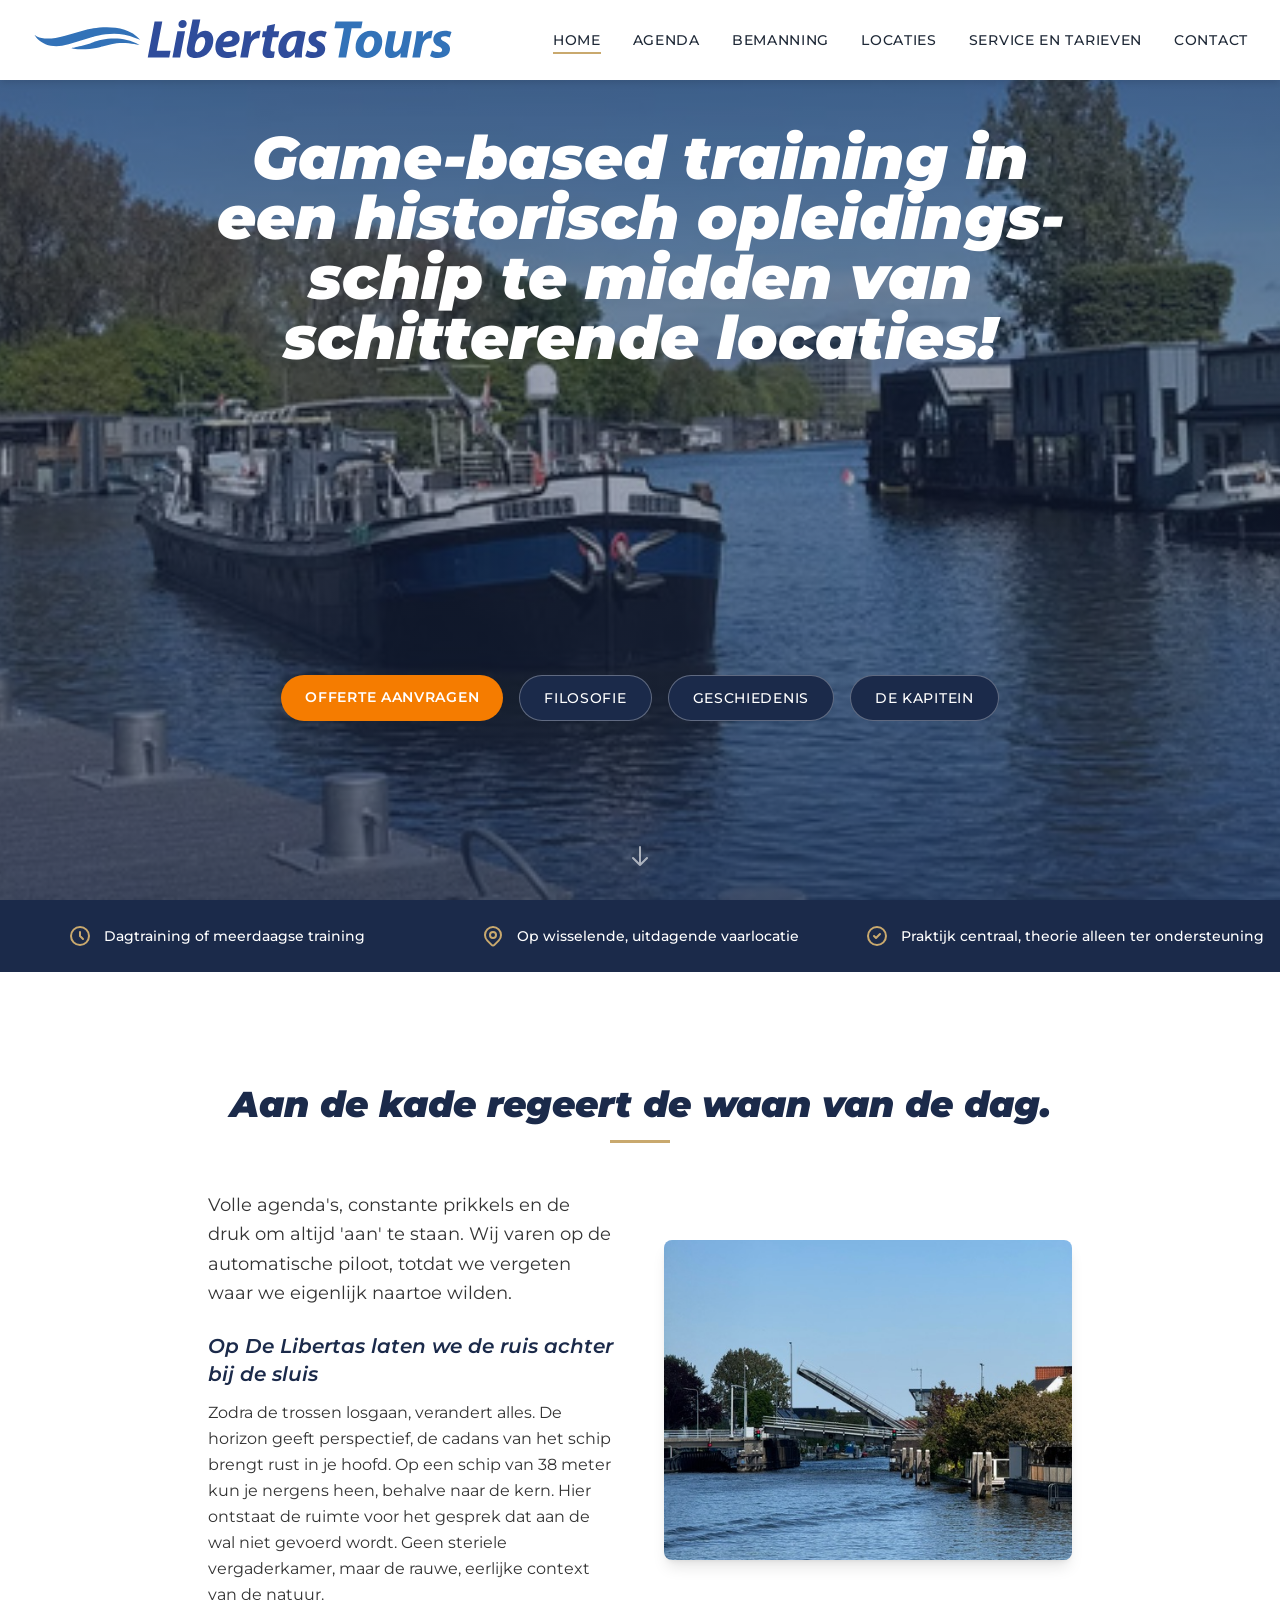
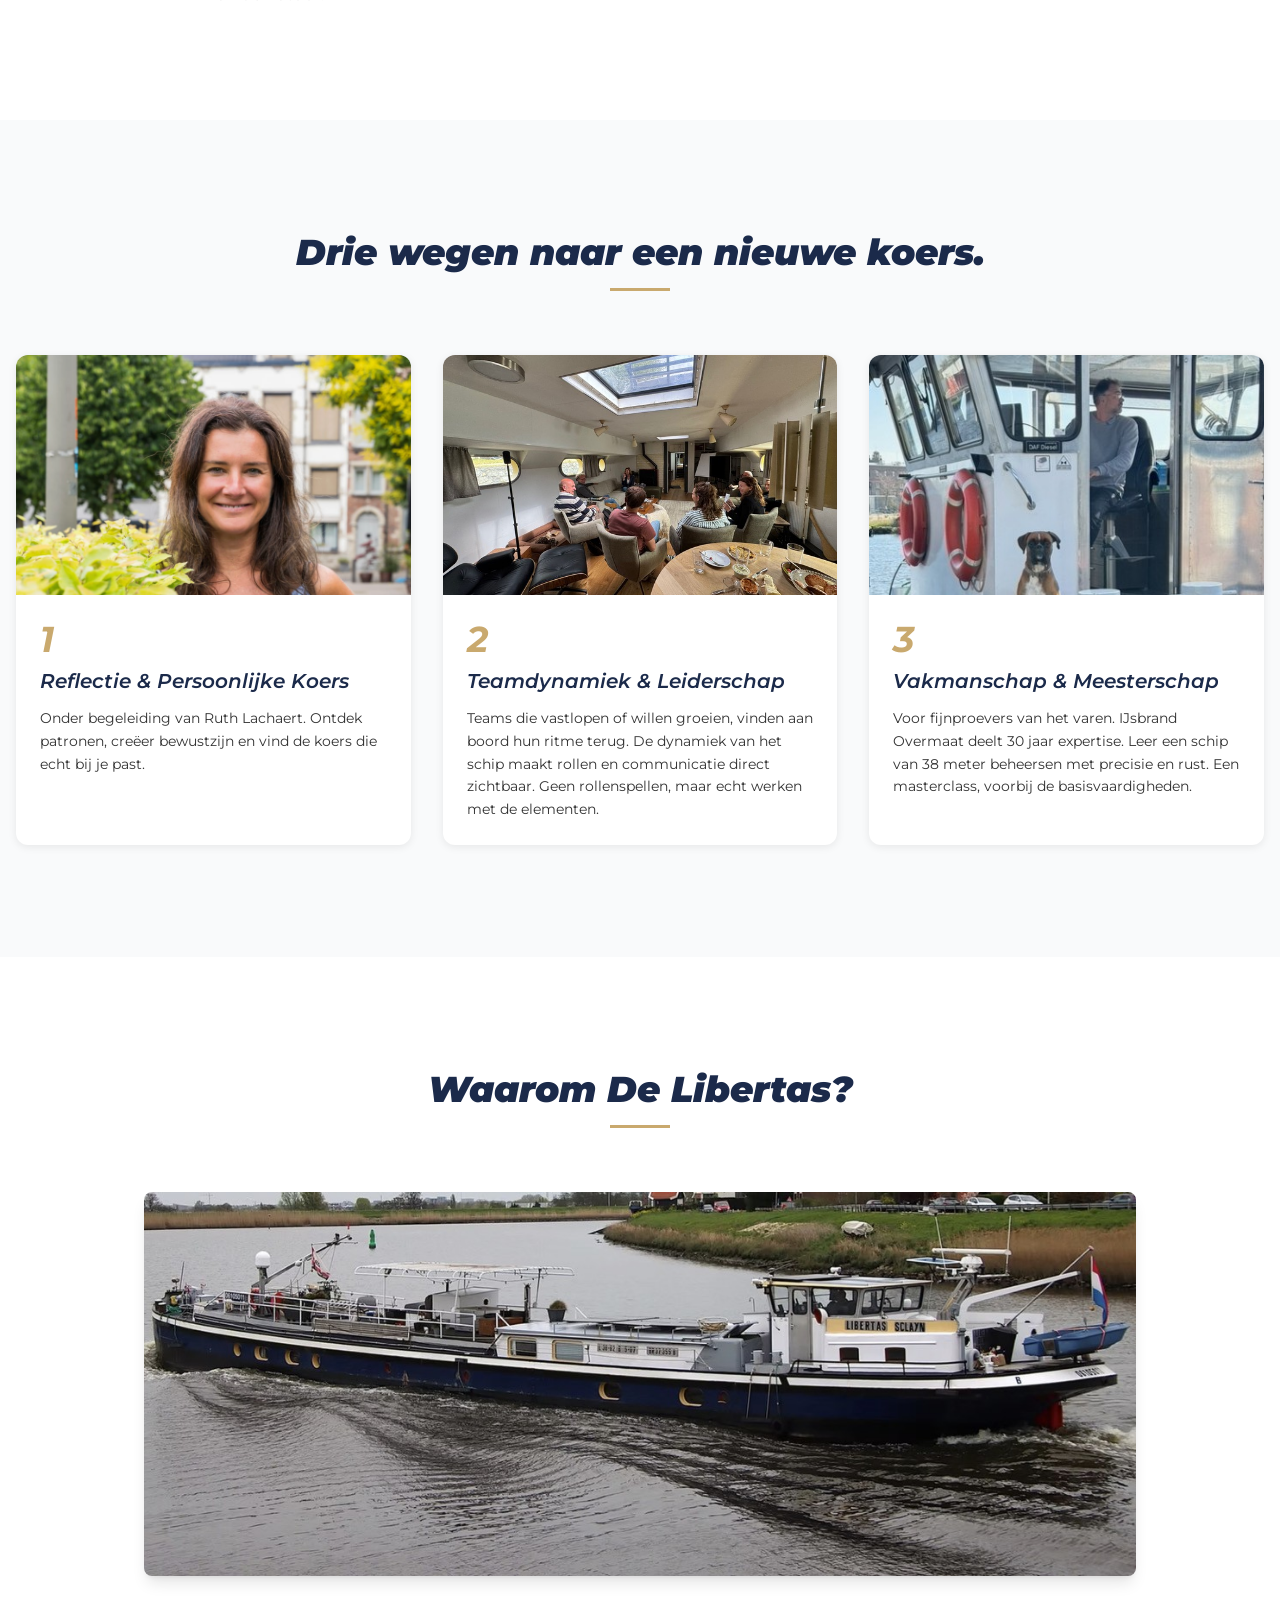
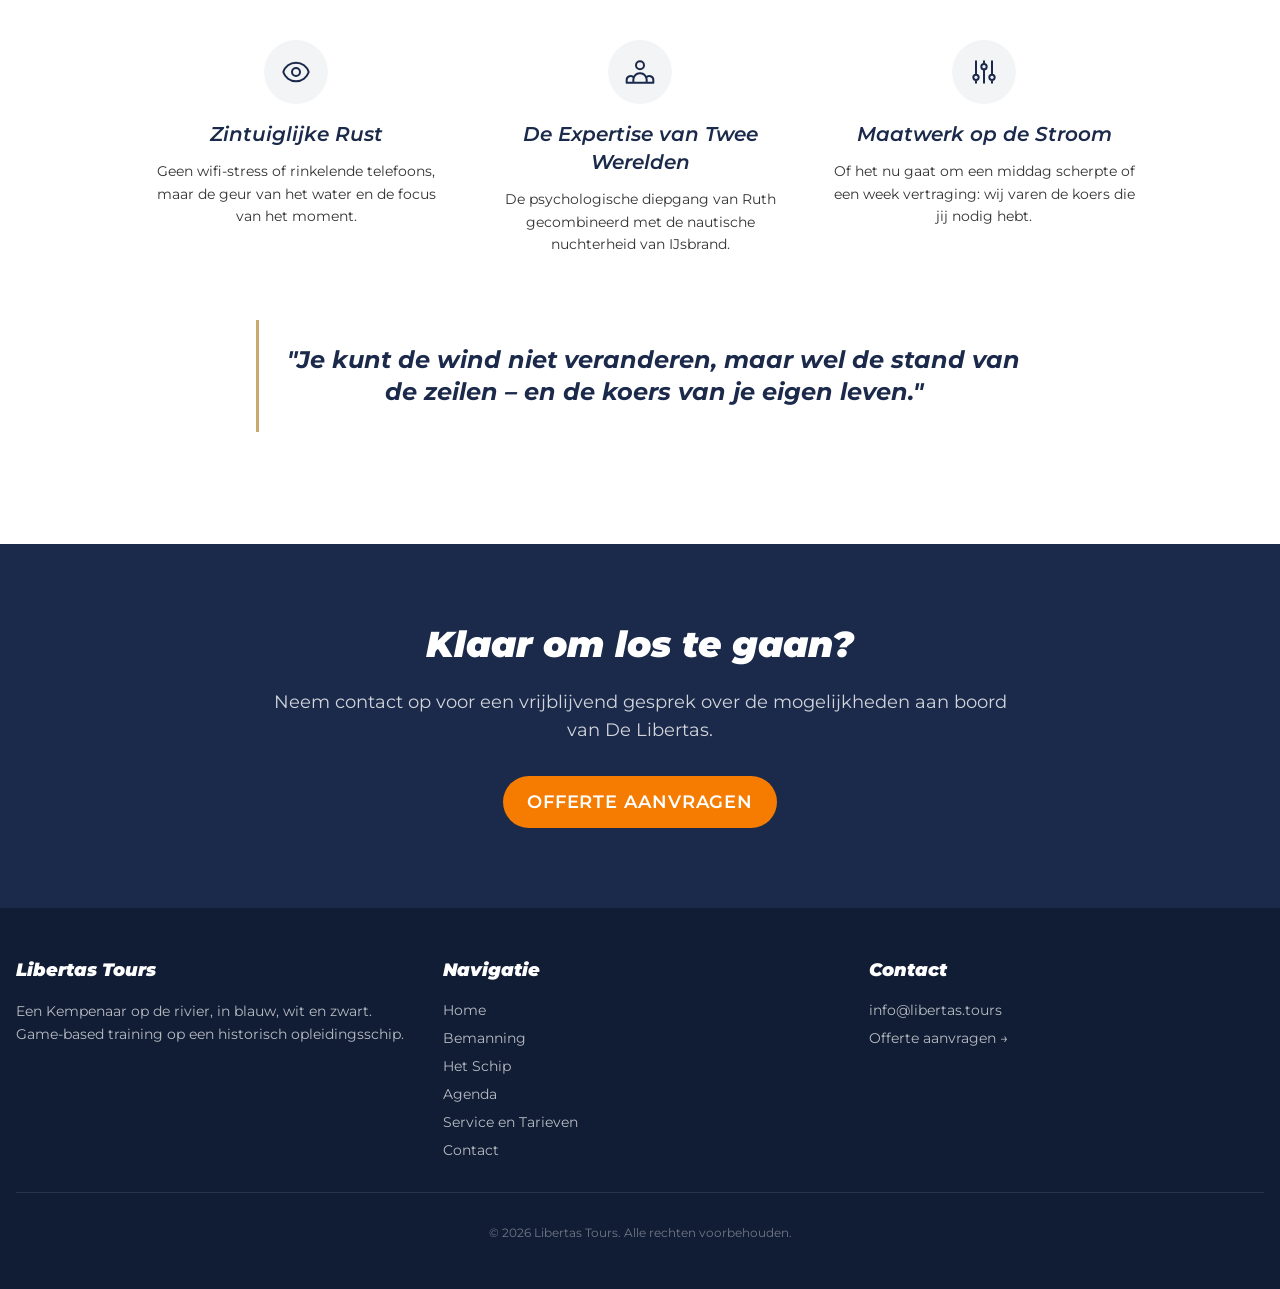
<file: index.html>
<!DOCTYPE html>
<html lang="nl">
<head>
  <meta charset="UTF-8">
  <meta name="viewport" content="width=device-width, initial-scale=1.0">
  <title>Libertas Tours — Game-based training op een historisch opleidingsschip</title>
  <meta name="description" content="De Libertas biedt game-based trainingen, reflectie-coaching en leiderschapsprogramma's aan boord van een historisch opleidingsschip van 38 meter.">
  <link rel="icon" href="images/favicon.svg" type="image/svg+xml">
  <meta name="keywords" content="Libertas Tours, opleidingsschip, training, coaching, teambuilding, leiderschap, De Libertas">

  <!-- Open Graph -->
  <meta property="og:title" content="Libertas Tours — Training op het water">
  <meta property="og:description" content="Game-based training in een historisch opleidingsschip te midden van schitterende locaties.">
  <meta property="og:type" content="website">
  <meta property="og:url" content="https://aicompetent.academy/">
  <meta property="og:locale" content="nl_NL">
  <meta property="og:site_name" content="Libertas Tours">
  <meta property="og:image" content="https://aicompetent.academy/images/hero.jpg">

  <!-- Fonts -->
  <link rel="preconnect" href="https://fonts.googleapis.com">
  <link rel="preconnect" href="https://fonts.gstatic.com" crossorigin>
  <link href="https://fonts.googleapis.com/css2?family=Montserrat:ital,wght@0,300;0,400;0,500;0,600;0,700;0,800;0,900;1,300;1,400;1,500;1,600;1,700;1,800;1,900&display=swap" rel="stylesheet">

  <!-- Custom CSS -->
  <link rel="stylesheet" href="css/style.css?v=2">
  <link rel="stylesheet" href="css/tailwind.css">
</head>
<body class="bg-white">

  <!-- ══════════════════════════════════════════
       NAVIGATIE
       ══════════════════════════════════════════ -->
  <nav id="main-nav" style="background-color: #ffffff !important; box-shadow: 0 4px 6px -1px rgba(0,0,0,0.1);" class="fixed top-0 left-0 right-0 z-50">
    <div class="max-w-7xl mx-auto px-4 sm:px-6 lg:px-8">
      <div class="flex justify-between items-center h-20">

        <!-- Logo -->
        <a href="index.html" class="flex items-center">
          <img src="images/logo.svg" alt="Libertas Tours" class="h-10 md:h-12 transition-all duration-300">
        </a>

        <!-- Desktop navigatie -->
        <div class="hidden md:flex items-center gap-8">
          <a href="index.html" class="nav-link text-sm font-medium uppercase tracking-wider text-gray-800 transition-colors">Home</a>
          <a href="agenda.html" class="nav-link text-sm font-medium uppercase tracking-wider text-gray-800 transition-colors">Agenda</a>
          <a href="bemanning.html" class="nav-link text-sm font-medium uppercase tracking-wider text-gray-800 transition-colors">Bemanning</a>
          <a href="locaties.html" class="nav-link text-sm font-medium uppercase tracking-wider text-gray-800 transition-colors">Locaties</a>
          <a href="service-en-tarieven.html" class="nav-link text-sm font-medium uppercase tracking-wider text-gray-800 transition-colors">Service en Tarieven</a>
          <a href="contact.html" class="nav-link text-sm font-medium uppercase tracking-wider text-gray-800 transition-colors">Contact</a>
        </div>

        <!-- Hamburger (mobiel) -->
        <button id="hamburger" class="md:hidden text-gray-800 p-2" aria-label="Menu openen">
          <svg class="w-6 h-6" fill="none" stroke="currentColor" viewBox="0 0 24 24">
            <path stroke-linecap="round" stroke-linejoin="round" stroke-width="2" d="M4 6h16M4 12h16M4 18h16"/>
          </svg>
        </button>
      </div>
    </div>

    <!-- Mobiel menu -->
    <div id="mobile-menu" class="mobile-menu fixed inset-0 bg-navy z-50 flex flex-col items-center justify-center gap-8 md:hidden">
      <button id="mobile-close" class="absolute top-6 right-6 text-white p-2" aria-label="Menu sluiten">
        <svg class="w-6 h-6" fill="none" stroke="currentColor" viewBox="0 0 24 24">
          <path stroke-linecap="round" stroke-linejoin="round" stroke-width="2" d="M6 18L18 6M6 6l12 12"/>
        </svg>
      </button>
      <a href="index.html" class="text-white text-2xl font-display">Home</a>
      <a href="agenda.html" class="text-white text-2xl font-display">Agenda</a>
      <a href="bemanning.html" class="text-white text-2xl font-display">Bemanning</a>
      <a href="locaties.html" class="text-white text-2xl font-display">Locaties</a>
      <a href="service-en-tarieven.html" class="text-white text-2xl font-display">Service en Tarieven</a>
      <a href="contact.html" class="text-white text-2xl font-display">Contact</a>
    </div>
  </nav>

  <!-- ══════════════════════════════════════════
       HERO SECTIE (Mockup scherm 1)
       ══════════════════════════════════════════ -->
  <section class="relative h-screen min-h-[600px] flex items-start justify-center pt-28 md:pt-32">
    <!-- Achtergrond afbeelding -->
    <div class="absolute inset-0 bg-navy">
      <img src="images/hero.jpg" alt="De Libertas op het water" class="absolute inset-0 w-full h-full object-cover">
      <div class="hero-overlay absolute inset-0"></div>
    </div>

    <!-- Hero tekst (bovenaan) -->
    <div class="relative z-10 text-center px-4 max-w-4xl mx-auto">
      <h1 class="font-display text-4xl sm:text-5xl md:text-6xl text-white italic leading-tight mb-6">
        Game-based training in een historisch opleidings&shy;schip te midden van schitterende locaties!
      </h1>
    </div>

    <!-- CTA knoppen (op 70% hoogte) -->
    <div class="absolute z-10 left-0 right-0 flex justify-center" style="top: 75%;">
      <div class="flex flex-wrap justify-center gap-4 px-4">
        <a href="contact.html" class="btn-gold text-sm uppercase tracking-wider">Offerte aanvragen</a>
        <a href="#filosofie" class="btn-primary border border-white/30 text-sm uppercase tracking-wider">Filosofie</a>
        <a href="het-schip.html" class="btn-primary border border-white/30 text-sm uppercase tracking-wider">Geschiedenis</a>
        <a href="bemanning.html" class="btn-primary border border-white/30 text-sm uppercase tracking-wider">De Kapitein</a>
      </div>
    </div>

    <!-- Scroll-down indicator -->
    <div class="absolute bottom-8 left-1/2 -translate-x-1/2 text-white/60 animate-bounce">
      <svg class="w-6 h-6" fill="none" stroke="currentColor" viewBox="0 0 24 24">
        <path stroke-linecap="round" stroke-linejoin="round" stroke-width="2" d="M19 14l-7 7m0 0l-7-7m7 7V3"/>
      </svg>
    </div>
  </section>

  <!-- ══════════════════════════════════════════
       USP STRIP
       ══════════════════════════════════════════ -->
  <section class="bg-navy py-6">
    <div class="max-w-7xl mx-auto px-4 grid grid-cols-1 md:grid-cols-3 gap-6 text-center">
      <div class="flex items-center justify-center gap-3 text-white">
        <svg class="w-6 h-6 text-gold flex-shrink-0" fill="none" stroke="currentColor" viewBox="0 0 24 24">
          <path stroke-linecap="round" stroke-linejoin="round" stroke-width="2" d="M12 8v4l3 3m6-3a9 9 0 11-18 0 9 9 0 0118 0z"/>
        </svg>
        <span class="text-sm font-medium">Dagtraining of meerdaagse training</span>
      </div>
      <div class="flex items-center justify-center gap-3 text-white">
        <svg class="w-6 h-6 text-gold flex-shrink-0" fill="none" stroke="currentColor" viewBox="0 0 24 24">
          <path stroke-linecap="round" stroke-linejoin="round" stroke-width="2" d="M17.657 16.657L13.414 20.9a1.998 1.998 0 01-2.827 0l-4.244-4.243a8 8 0 1111.314 0z"/>
          <path stroke-linecap="round" stroke-linejoin="round" stroke-width="2" d="M15 11a3 3 0 11-6 0 3 3 0 016 0z"/>
        </svg>
        <span class="text-sm font-medium">Op wisselende, uitdagende vaarlocatie</span>
      </div>
      <div class="flex items-center justify-center gap-3 text-white">
        <svg class="w-6 h-6 text-gold flex-shrink-0" fill="none" stroke="currentColor" viewBox="0 0 24 24">
          <path stroke-linecap="round" stroke-linejoin="round" stroke-width="2" d="M9 12l2 2 4-4m6 2a9 9 0 11-18 0 9 9 0 0118 0z"/>
        </svg>
        <span class="text-sm font-medium">Praktijk centraal, theorie alleen ter ondersteuning</span>
      </div>
    </div>
  </section>

  <!-- ══════════════════════════════════════════
       FILOSOFIE (Mockup scherm 2)
       ══════════════════════════════════════════ -->
  <section id="filosofie" class="py-20 md:py-28 bg-white">
    <div class="max-w-4xl mx-auto px-4">
      <div class="fade-in text-center mb-12">
        <h2 class="font-display text-3xl md:text-4xl text-navy italic mb-4">
          Aan de kade regeert de waan van de dag.
        </h2>
        <div class="section-divider"></div>
      </div>

      <div class="fade-in grid md:grid-cols-2 gap-12 items-center">
        <div>
          <p class="text-lg leading-relaxed text-text-light mb-6">
            Volle agenda's, constante prikkels en de druk om altijd 'aan' te staan.
            Wij varen op de automatische piloot, totdat we vergeten waar we eigenlijk naartoe wilden.
          </p>
          <h3 class="font-display text-xl text-navy font-semibold mb-3">
            Op De Libertas laten we de ruis achter bij de sluis
          </h3>
          <p class="text-base leading-relaxed text-text-light">
            Zodra de trossen losgaan, verandert alles. De horizon geeft perspectief, de cadans
            van het schip brengt rust in je hoofd. Op een schip van 38 meter kun je nergens heen,
            behalve naar de kern. Hier ontstaat de ruimte voor het gesprek dat aan de wal niet
            gevoerd wordt. Geen steriele vergaderkamer, maar de rauwe, eerlijke context van de natuur.
          </p>
        </div>
        <div class="rounded-lg overflow-hidden shadow-lg">
          <img src="images/brug.jpg" alt="De Libertas bij de sluis" class="w-full h-80 object-cover">
        </div>
      </div>
    </div>
  </section>

  <!-- ══════════════════════════════════════════
       DRIE WEGEN (Mockup scherm 3)
       ══════════════════════════════════════════ -->
  <section class="py-20 md:py-28 bg-gray-50">
    <div class="max-w-7xl mx-auto px-4">
      <div class="fade-in text-center mb-16">
        <h2 class="font-display text-3xl md:text-4xl text-navy mb-4">
          Drie wegen naar een nieuwe koers.
        </h2>
        <div class="section-divider"></div>
      </div>

      <div class="grid md:grid-cols-3 gap-8">

        <!-- Weg 1: Reflectie -->
        <div class="fade-in card">
          <img src="images/ruth.jpg?v=4" alt="Ruth Lachaert — Reflectie en Persoonlijke Koers" style="width:100%; height:240px; object-fit:cover; object-position:center 30%;">
          <div class="p-6">
            <div class="text-gold font-display text-4xl font-bold mb-2">1</div>
            <h3 class="font-display text-xl text-navy font-semibold mb-3">
              Reflectie &amp; Persoonlijke Koers
            </h3>
            <p class="text-text-light text-sm leading-relaxed">
              Onder begeleiding van Ruth Lachaert. Ontdek patronen, creëer bewustzijn
              en vind de koers die echt bij je past.
            </p>
          </div>
        </div>

        <!-- Weg 2: Teamdynamiek -->
        <div class="fade-in card">
          <img src="images/vergaderruimte.jpg?v=3" alt="Teamdynamiek en Leiderschap" style="width:100%; height:240px; object-fit:cover; object-position:center center;">
          <div class="p-6">
            <div class="text-gold font-display text-4xl font-bold mb-2">2</div>
            <h3 class="font-display text-xl text-navy font-semibold mb-3">
              Teamdynamiek &amp; Leiderschap
            </h3>
            <p class="text-text-light text-sm leading-relaxed">
              Teams die vastlopen of willen groeien, vinden aan boord hun ritme terug.
              De dynamiek van het schip maakt rollen en communicatie direct zichtbaar.
              Geen rollenspellen, maar echt werken met de elementen.
            </p>
          </div>
        </div>

        <!-- Weg 3: Vakmanschap -->
        <div class="fade-in card">
          <img src="images/ijsbrand.jpg?v=3" alt="IJsbrand Overmaat — Vakmanschap en Meesterschap" style="width:100%; height:240px; object-fit:cover; object-position:center top;">
          <div class="p-6">
            <div class="text-gold font-display text-4xl font-bold mb-2">3</div>
            <h3 class="font-display text-xl text-navy font-semibold mb-3">
              Vakmanschap &amp; Meesterschap
            </h3>
            <p class="text-text-light text-sm leading-relaxed">
              Voor fijnproevers van het varen. IJsbrand Overmaat deelt 30 jaar expertise.
              Leer een schip van 38 meter beheersen met precisie en rust.
              Een masterclass, voorbij de basisvaardigheden.
            </p>
          </div>
        </div>

      </div>
    </div>
  </section>

  <!-- ══════════════════════════════════════════
       WAAROM DE LIBERTAS (Mockup scherm 4)
       ══════════════════════════════════════════ -->
  <section class="py-20 md:py-28 bg-white">
    <div class="max-w-5xl mx-auto px-4">
      <div class="fade-in text-center mb-16">
        <h2 class="font-display text-3xl md:text-4xl text-navy mb-4">
          Waarom De Libertas?
        </h2>
        <div class="section-divider"></div>
      </div>

      <!-- Schip afbeelding -->
      <div class="fade-in rounded-lg overflow-hidden shadow-lg mb-16">
        <img src="images/libertas-schip.jpg?v=1" alt="De Libertas varend op het water" class="w-full h-72 md:h-96 object-cover object-center">
      </div>

      <!-- Drie pijlers -->
      <div class="grid md:grid-cols-3 gap-10 mb-16">
        <div class="fade-in text-center">
          <div class="w-16 h-16 mx-auto mb-4 rounded-full bg-navy/5 flex items-center justify-center">
            <svg class="w-8 h-8 text-navy" fill="none" stroke="currentColor" viewBox="0 0 24 24">
              <path stroke-linecap="round" stroke-linejoin="round" stroke-width="1.5" d="M15 12a3 3 0 11-6 0 3 3 0 016 0z"/>
              <path stroke-linecap="round" stroke-linejoin="round" stroke-width="1.5" d="M2.458 12C3.732 7.943 7.523 5 12 5c4.478 0 8.268 2.943 9.542 7-1.274 4.057-5.064 7-9.542 7-4.477 0-8.268-2.943-9.542-7z"/>
            </svg>
          </div>
          <h3 class="font-display text-xl text-navy font-semibold mb-3">Zintuiglijke Rust</h3>
          <p class="text-text-light text-sm leading-relaxed">
            Geen wifi-stress of rinkelende telefoons, maar de geur van het water en de focus van het moment.
          </p>
        </div>

        <div class="fade-in text-center">
          <div class="w-16 h-16 mx-auto mb-4 rounded-full bg-navy/5 flex items-center justify-center">
            <svg class="w-8 h-8 text-navy" fill="none" stroke="currentColor" viewBox="0 0 24 24">
              <path stroke-linecap="round" stroke-linejoin="round" stroke-width="1.5" d="M17 20h5v-2a3 3 0 00-5.356-1.857M17 20H7m10 0v-2c0-.656-.126-1.283-.356-1.857M7 20H2v-2a3 3 0 015.356-1.857M7 20v-2c0-.656.126-1.283.356-1.857m0 0a5.002 5.002 0 019.288 0M15 7a3 3 0 11-6 0 3 3 0 016 0z"/>
            </svg>
          </div>
          <h3 class="font-display text-xl text-navy font-semibold mb-3">De Expertise van Twee Werelden</h3>
          <p class="text-text-light text-sm leading-relaxed">
            De psychologische diepgang van Ruth gecombineerd met de nautische nuchterheid van IJsbrand.
          </p>
        </div>

        <div class="fade-in text-center">
          <div class="w-16 h-16 mx-auto mb-4 rounded-full bg-navy/5 flex items-center justify-center">
            <svg class="w-8 h-8 text-navy" fill="none" stroke="currentColor" viewBox="0 0 24 24">
              <path stroke-linecap="round" stroke-linejoin="round" stroke-width="1.5" d="M12 6V4m0 2a2 2 0 100 4m0-4a2 2 0 110 4m-6 8a2 2 0 100-4m0 4a2 2 0 110-4m0 4v2m0-6V4m6 6v10m6-2a2 2 0 100-4m0 4a2 2 0 110-4m0 4v2m0-6V4"/>
            </svg>
          </div>
          <h3 class="font-display text-xl text-navy font-semibold mb-3">Maatwerk op de Stroom</h3>
          <p class="text-text-light text-sm leading-relaxed">
            Of het nu gaat om een middag scherpte of een week vertraging: wij varen de koers die jij nodig hebt.
          </p>
        </div>
      </div>

      <!-- Citaat -->
      <div class="fade-in max-w-3xl mx-auto">
        <blockquote class="quote text-xl md:text-2xl text-center py-6">
          "Je kunt de wind niet veranderen, maar wel de stand van de zeilen – en de koers van je eigen leven."
        </blockquote>
      </div>
    </div>
  </section>

  <!-- ══════════════════════════════════════════
       CTA SECTIE
       ══════════════════════════════════════════ -->
  <section class="py-20 bg-navy text-white text-center">
    <div class="max-w-3xl mx-auto px-4 fade-in">
      <h2 class="font-display text-3xl md:text-4xl italic mb-6">
        Klaar om los te gaan?
      </h2>
      <p class="text-white/80 text-lg mb-8">
        Neem contact op voor een vrijblijvend gesprek over de mogelijkheden aan boord van De Libertas.
      </p>
      <a href="contact.html" class="btn-gold text-lg uppercase tracking-wider">
        Offerte aanvragen
      </a>
    </div>
  </section>

  <!-- ══════════════════════════════════════════
       FOOTER
       ══════════════════════════════════════════ -->
  <footer class="bg-navy-dark text-white/70 py-12">
    <div class="max-w-7xl mx-auto px-4">
      <div class="grid md:grid-cols-3 gap-8 mb-8">

        <!-- Kolom 1: Over -->
        <div>
          <h4 class="font-display text-lg text-white mb-4">Libertas Tours</h4>
          <p class="text-sm leading-relaxed">
            Een Kempenaar op de rivier, in blauw, wit en zwart.
            Game-based training op een historisch opleidingsschip.
          </p>
        </div>

        <!-- Kolom 2: Navigatie -->
        <div>
          <h4 class="font-display text-lg text-white mb-4">Navigatie</h4>
          <ul class="space-y-2 text-sm">
            <li><a href="index.html" class="hover:text-gold transition-colors">Home</a></li>
            <li><a href="bemanning.html" class="hover:text-gold transition-colors">Bemanning</a></li>
            <li><a href="het-schip.html" class="hover:text-gold transition-colors">Het Schip</a></li>
            <li><a href="agenda.html" class="hover:text-gold transition-colors">Agenda</a></li>
            <li><a href="service-en-tarieven.html" class="hover:text-gold transition-colors">Service en Tarieven</a></li>
            <li><a href="contact.html" class="hover:text-gold transition-colors">Contact</a></li>
          </ul>
        </div>

        <!-- Kolom 3: Contact -->
        <div>
          <h4 class="font-display text-lg text-white mb-4">Contact</h4>
          <ul class="space-y-2 text-sm">
            <li>
              <a href="mailto:info@libertas.tours" class="hover:text-gold transition-colors">
                info@libertas.tours
              </a>
            </li>
            <li>
              <a href="contact.html" class="hover:text-gold transition-colors">
                Offerte aanvragen →
              </a>
            </li>
          </ul>
        </div>
      </div>

      <div class="border-t border-white/10 pt-8 text-center text-xs text-white/40">
        <p>&copy; 2026 Libertas Tours. Alle rechten voorbehouden.</p>
      </div>
    </div>
  </footer>

  <!-- JavaScript -->
  <script src="js/main.js?v=2"></script>
</body>
</html>
</file>
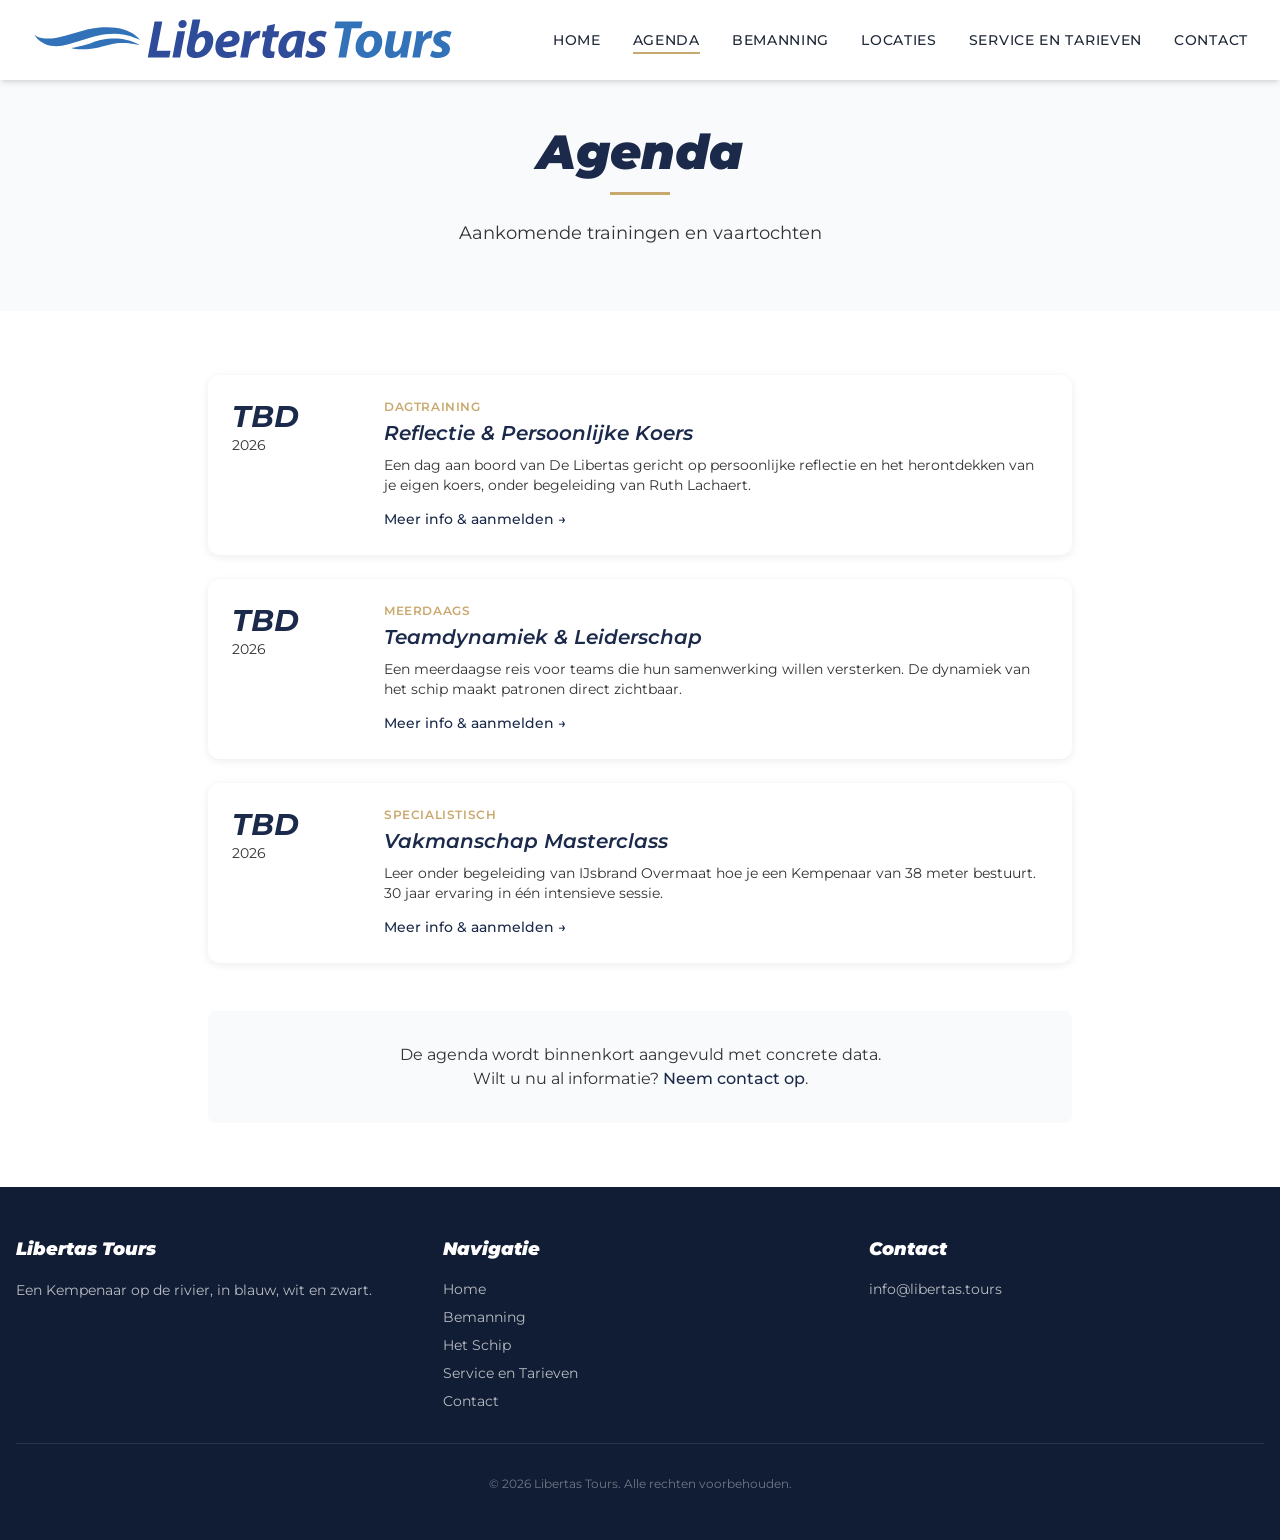
<file: agenda.html>
<!DOCTYPE html>
<html lang="nl">
<head>
  <meta charset="UTF-8">
  <meta name="viewport" content="width=device-width, initial-scale=1.0">
  <title>Agenda — Libertas Tours</title>
  <meta name="description" content="Bekijk de agenda van Libertas Tours. Aankomende trainingen en vaartochten aan boord van De Libertas.">
  <link rel="icon" href="images/favicon.svg" type="image/svg+xml">
  <meta property="og:type" content="website">
  <meta property="og:locale" content="nl_NL">
  <meta property="og:site_name" content="Libertas Tours">
  <meta property="og:title" content="Agenda — Libertas Tours">
  <meta property="og:description" content="Bekijk de agenda van Libertas Tours. Aankomende trainingen en vaartochten aan boord van De Libertas.">
  <meta property="og:url" content="https://aicompetent.academy/agenda.html">
  <meta property="og:image" content="https://aicompetent.academy/images/hero.jpg">
  <link rel="preconnect" href="https://fonts.googleapis.com">
  <link rel="preconnect" href="https://fonts.gstatic.com" crossorigin>
  <link href="https://fonts.googleapis.com/css2?family=Montserrat:ital,wght@0,300;0,400;0,500;0,600;0,700;0,800;0,900;1,300;1,400;1,500;1,600;1,700;1,800;1,900&display=swap" rel="stylesheet">
  <link rel="stylesheet" href="css/style.css">
  <link rel="stylesheet" href="css/tailwind.css">
</head>
<body class="bg-white">

  <!-- NAVIGATIE -->
  <nav id="main-nav" class="fixed top-0 left-0 right-0 z-50 bg-white shadow-md transition-all duration-300">
    <div class="max-w-7xl mx-auto px-4 sm:px-6 lg:px-8">
      <div class="flex justify-between items-center h-20">
        <!-- Logo -->
        <a href="index.html" class="flex items-center">
          <img src="images/logo.svg" alt="Libertas Tours" class="h-10 md:h-12 transition-all duration-300">
        </a>
        <div class="hidden md:flex items-center gap-8">
          <a href="index.html" class="nav-link text-sm font-medium uppercase tracking-wider text-gray-800">Home</a>
          <a href="agenda.html" class="nav-link text-sm font-medium uppercase tracking-wider text-gray-800">Agenda</a>
          <a href="bemanning.html" class="nav-link text-sm font-medium uppercase tracking-wider text-gray-800">Bemanning</a>
          <a href="locaties.html" class="nav-link text-sm font-medium uppercase tracking-wider text-gray-800">Locaties</a>
          <a href="service-en-tarieven.html" class="nav-link text-sm font-medium uppercase tracking-wider text-gray-800">Service en Tarieven</a>
          <a href="contact.html" class="nav-link text-sm font-medium uppercase tracking-wider text-gray-800">Contact</a>
        </div>
        <button id="hamburger" class="md:hidden text-gray-800 p-2" aria-label="Menu openen">
          <svg class="w-6 h-6" fill="none" stroke="currentColor" viewBox="0 0 24 24">
            <path stroke-linecap="round" stroke-linejoin="round" stroke-width="2" d="M4 6h16M4 12h16M4 18h16"/>
          </svg>
        </button>
      </div>
    </div>
    <div id="mobile-menu" class="mobile-menu fixed inset-0 bg-navy z-50 flex flex-col items-center justify-center gap-8 md:hidden">
      <button id="mobile-close" class="absolute top-6 right-6 text-white p-2" aria-label="Menu sluiten">
        <svg class="w-6 h-6" fill="none" stroke="currentColor" viewBox="0 0 24 24">
          <path stroke-linecap="round" stroke-linejoin="round" stroke-width="2" d="M6 18L18 6M6 6l12 12"/>
        </svg>
      </button>
      <a href="index.html" class="text-white text-2xl font-display">Home</a>
      <a href="agenda.html" class="text-white text-2xl font-display">Agenda</a>
      <a href="bemanning.html" class="text-white text-2xl font-display">Bemanning</a>
      <a href="locaties.html" class="text-white text-2xl font-display">Locaties</a>
      <a href="service-en-tarieven.html" class="text-white text-2xl font-display">Service en Tarieven</a>
      <a href="contact.html" class="text-white text-2xl font-display">Contact</a>
    </div>
  </nav>

  <!-- HEADER -->
  <section class="pt-32 pb-16 bg-gray-50">
    <div class="max-w-4xl mx-auto px-4 text-center">
      <h1 class="font-display text-4xl md:text-5xl text-navy mb-4">Agenda</h1>
      <div class="section-divider"></div>
      <p class="text-text-light text-lg mt-6">Aankomende trainingen en vaartochten</p>
    </div>
  </section>

  <!-- AGENDA ITEMS -->
  <section class="py-16 bg-white">
    <div class="max-w-4xl mx-auto px-4">

      <!-- Voorbeeld agenda items -->
      <div class="space-y-6">

        <div class="fade-in card p-6 flex flex-col md:flex-row gap-6">
          <div class="md:w-32 text-center md:text-left flex-shrink-0">
            <div class="font-display text-3xl text-navy font-bold">TBD</div>
            <div class="text-sm text-text-light">2026</div>
          </div>
          <div class="flex-1">
            <div class="text-gold text-xs uppercase tracking-wider font-semibold mb-1">Dagtraining</div>
            <h3 class="font-display text-xl text-navy font-semibold mb-2">Reflectie & Persoonlijke Koers</h3>
            <p class="text-text-light text-sm mb-3">
              Een dag aan boord van De Libertas gericht op persoonlijke reflectie en het herontdekken van je eigen koers, onder begeleiding van Ruth Lachaert.
            </p>
            <a href="contact.html" class="text-navy text-sm font-medium hover:text-gold transition-colors">Meer info & aanmelden →</a>
          </div>
        </div>

        <div class="fade-in card p-6 flex flex-col md:flex-row gap-6">
          <div class="md:w-32 text-center md:text-left flex-shrink-0">
            <div class="font-display text-3xl text-navy font-bold">TBD</div>
            <div class="text-sm text-text-light">2026</div>
          </div>
          <div class="flex-1">
            <div class="text-gold text-xs uppercase tracking-wider font-semibold mb-1">Meerdaags</div>
            <h3 class="font-display text-xl text-navy font-semibold mb-2">Teamdynamiek & Leiderschap</h3>
            <p class="text-text-light text-sm mb-3">
              Een meerdaagse reis voor teams die hun samenwerking willen versterken. De dynamiek van het schip maakt patronen direct zichtbaar.
            </p>
            <a href="contact.html" class="text-navy text-sm font-medium hover:text-gold transition-colors">Meer info & aanmelden →</a>
          </div>
        </div>

        <div class="fade-in card p-6 flex flex-col md:flex-row gap-6">
          <div class="md:w-32 text-center md:text-left flex-shrink-0">
            <div class="font-display text-3xl text-navy font-bold">TBD</div>
            <div class="text-sm text-text-light">2026</div>
          </div>
          <div class="flex-1">
            <div class="text-gold text-xs uppercase tracking-wider font-semibold mb-1">Specialistisch</div>
            <h3 class="font-display text-xl text-navy font-semibold mb-2">Vakmanschap Masterclass</h3>
            <p class="text-text-light text-sm mb-3">
              Leer onder begeleiding van IJsbrand Overmaat hoe je een Kempenaar van 38 meter bestuurt. 30 jaar ervaring in één intensieve sessie.
            </p>
            <a href="contact.html" class="text-navy text-sm font-medium hover:text-gold transition-colors">Meer info & aanmelden →</a>
          </div>
        </div>

      </div>

      <!-- Opmerking -->
      <div class="fade-in text-center mt-12 p-8 bg-gray-50 rounded-lg">
        <p class="text-text-light">
          De agenda wordt binnenkort aangevuld met concrete data.
          <br>Wilt u nu al informatie? <a href="contact.html" class="text-navy font-medium hover:text-gold transition-colors">Neem contact op</a>.
        </p>
      </div>
    </div>
  </section>

  <!-- FOOTER -->
  <footer class="bg-navy-dark text-white/70 py-12">
    <div class="max-w-7xl mx-auto px-4">
      <div class="grid md:grid-cols-3 gap-8 mb-8">
        <div>
          <h4 class="font-display text-lg text-white mb-4">Libertas Tours</h4>
          <p class="text-sm leading-relaxed">Een Kempenaar op de rivier, in blauw, wit en zwart.</p>
        </div>
        <div>
          <h4 class="font-display text-lg text-white mb-4">Navigatie</h4>
          <ul class="space-y-2 text-sm">
            <li><a href="index.html" class="hover:text-gold transition-colors">Home</a></li>
            <li><a href="bemanning.html" class="hover:text-gold transition-colors">Bemanning</a></li>
            <li><a href="het-schip.html" class="hover:text-gold transition-colors">Het Schip</a></li>
            <li><a href="service-en-tarieven.html" class="hover:text-gold transition-colors">Service en Tarieven</a></li>
            <li><a href="contact.html" class="hover:text-gold transition-colors">Contact</a></li>
          </ul>
        </div>
        <div>
          <h4 class="font-display text-lg text-white mb-4">Contact</h4>
          <ul class="space-y-2 text-sm">
            <li><a href="mailto:info@libertas.tours" class="hover:text-gold transition-colors">info@libertas.tours</a></li>
          </ul>
        </div>
      </div>
      <div class="border-t border-white/10 pt-8 text-center text-xs text-white/40">
        <p>&copy; 2026 Libertas Tours. Alle rechten voorbehouden.</p>
      </div>
    </div>
  </footer>

  <script src="js/main.js"></script>
</body>
</html>
</file>
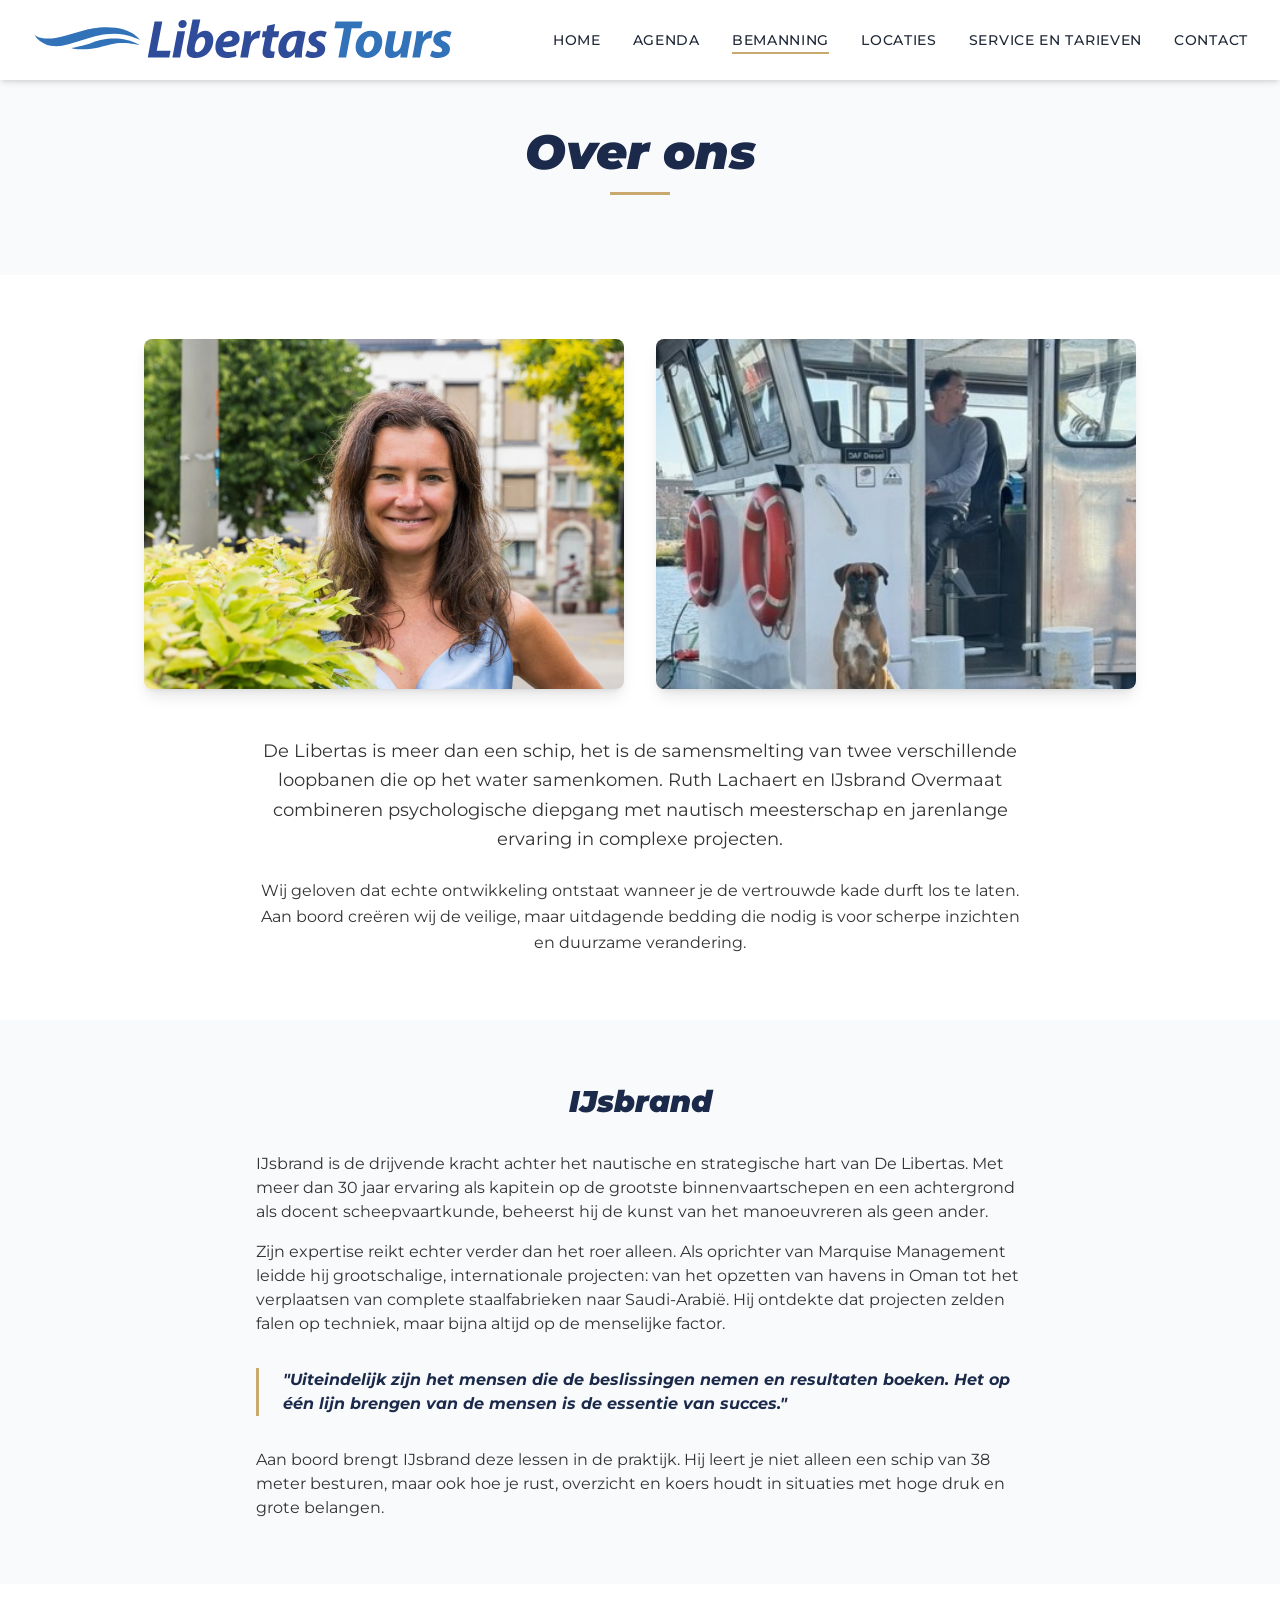
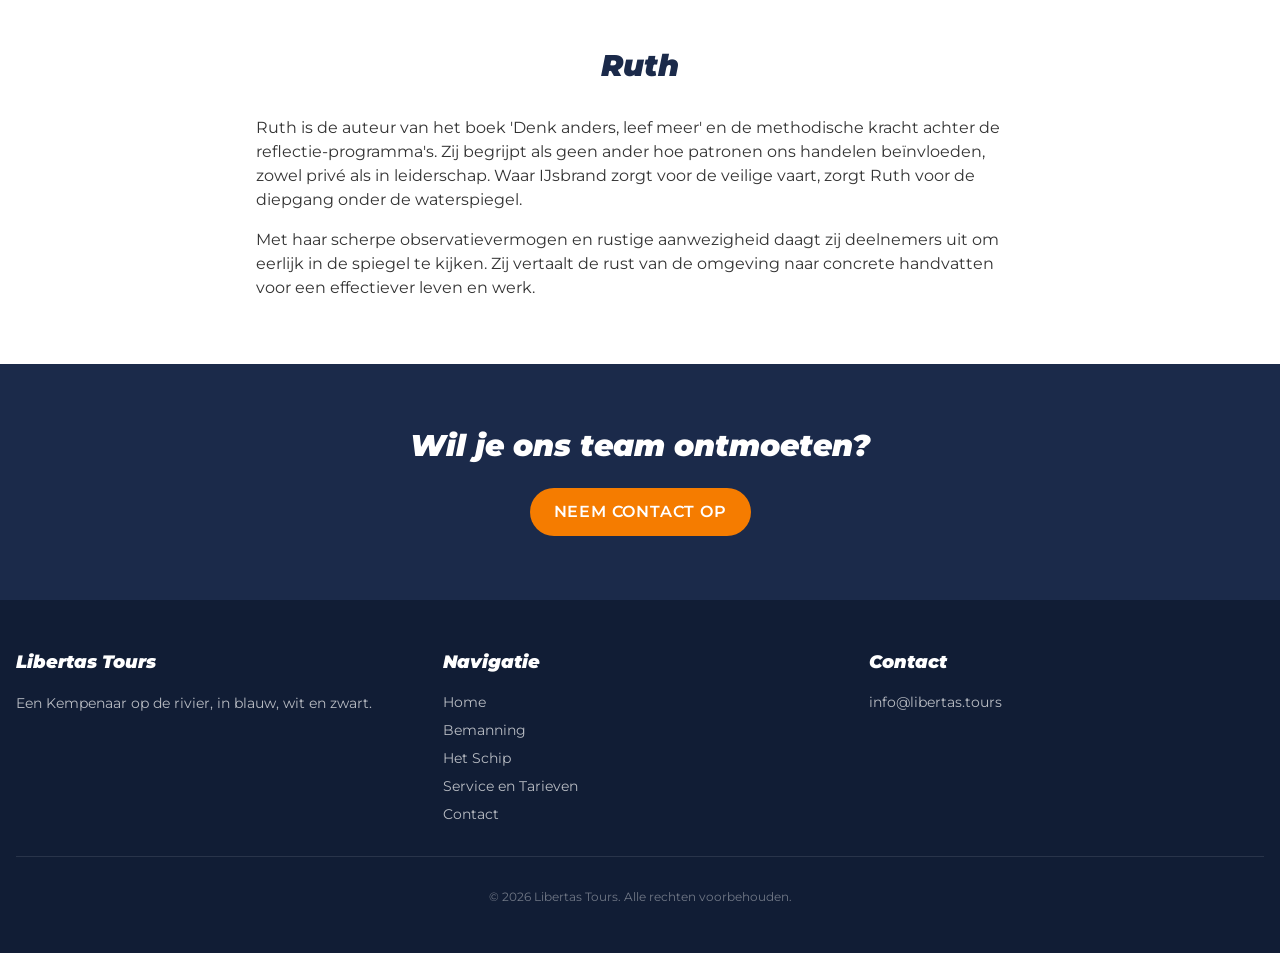
<file: bemanning.html>
<!DOCTYPE html>
<html lang="nl">
<head>
  <meta charset="UTF-8">
  <meta name="viewport" content="width=device-width, initial-scale=1.0">
  <title>Bemanning — Libertas Tours</title>
  <meta name="description" content="Maak kennis met Ruth Lachaert en IJsbrand Overmaat, de bemanning achter De Libertas.">
  <link rel="icon" href="images/favicon.svg" type="image/svg+xml">
  <meta property="og:type" content="website">
  <meta property="og:locale" content="nl_NL">
  <meta property="og:site_name" content="Libertas Tours">
  <meta property="og:title" content="Bemanning — Libertas Tours">
  <meta property="og:description" content="Maak kennis met Ruth Lachaert en IJsbrand Overmaat, de bemanning achter De Libertas.">
  <meta property="og:url" content="https://aicompetent.academy/bemanning.html">
  <meta property="og:image" content="https://aicompetent.academy/images/hero.jpg">
  <link rel="preconnect" href="https://fonts.googleapis.com">
  <link rel="preconnect" href="https://fonts.gstatic.com" crossorigin>
  <link href="https://fonts.googleapis.com/css2?family=Montserrat:ital,wght@0,300;0,400;0,500;0,600;0,700;0,800;0,900;1,300;1,400;1,500;1,600;1,700;1,800;1,900&display=swap" rel="stylesheet">
  <link rel="stylesheet" href="css/style.css">
  <link rel="stylesheet" href="css/tailwind.css">
</head>
<body class="bg-white">

  <!-- NAVIGATIE -->
  <nav id="main-nav" class="fixed top-0 left-0 right-0 z-50 bg-white shadow-md transition-all duration-300">
    <div class="max-w-7xl mx-auto px-4 sm:px-6 lg:px-8">
      <div class="flex justify-between items-center h-20">
        <!-- Logo -->
        <a href="index.html" class="flex items-center">
          <img src="images/logo.svg" alt="Libertas Tours" class="h-10 md:h-12 transition-all duration-300">
        </a>
        <div class="hidden md:flex items-center gap-8">
          <a href="index.html" class="nav-link text-sm font-medium uppercase tracking-wider text-gray-800">Home</a>
          <a href="agenda.html" class="nav-link text-sm font-medium uppercase tracking-wider text-gray-800">Agenda</a>
          <a href="bemanning.html" class="nav-link text-sm font-medium uppercase tracking-wider text-gray-800">Bemanning</a>
          <a href="locaties.html" class="nav-link text-sm font-medium uppercase tracking-wider text-gray-800">Locaties</a>
          <a href="service-en-tarieven.html" class="nav-link text-sm font-medium uppercase tracking-wider text-gray-800">Service en Tarieven</a>
          <a href="contact.html" class="nav-link text-sm font-medium uppercase tracking-wider text-gray-800">Contact</a>
        </div>
        <button id="hamburger" class="md:hidden text-gray-800 p-2" aria-label="Menu openen">
          <svg class="w-6 h-6" fill="none" stroke="currentColor" viewBox="0 0 24 24">
            <path stroke-linecap="round" stroke-linejoin="round" stroke-width="2" d="M4 6h16M4 12h16M4 18h16"/>
          </svg>
        </button>
      </div>
    </div>
    <div id="mobile-menu" class="mobile-menu fixed inset-0 bg-navy z-50 flex flex-col items-center justify-center gap-8 md:hidden">
      <button id="mobile-close" class="absolute top-6 right-6 text-white p-2" aria-label="Menu sluiten">
        <svg class="w-6 h-6" fill="none" stroke="currentColor" viewBox="0 0 24 24">
          <path stroke-linecap="round" stroke-linejoin="round" stroke-width="2" d="M6 18L18 6M6 6l12 12"/>
        </svg>
      </button>
      <a href="index.html" class="text-white text-2xl font-display">Home</a>
      <a href="agenda.html" class="text-white text-2xl font-display">Agenda</a>
      <a href="bemanning.html" class="text-white text-2xl font-display">Bemanning</a>
      <a href="locaties.html" class="text-white text-2xl font-display">Locaties</a>
      <a href="service-en-tarieven.html" class="text-white text-2xl font-display">Service en Tarieven</a>
      <a href="contact.html" class="text-white text-2xl font-display">Contact</a>
    </div>
  </nav>

  <!-- HEADER -->
  <section class="pt-32 pb-16 bg-gray-50">
    <div class="max-w-4xl mx-auto px-4 text-center">
      <h1 class="font-display text-4xl md:text-5xl text-navy mb-4">Over ons</h1>
      <div class="section-divider"></div>
    </div>
  </section>

  <!-- INTRO (Mockup scherm 5) -->
  <section class="py-16 bg-white">
    <div class="max-w-5xl mx-auto px-4">
      <div class="fade-in grid md:grid-cols-2 gap-8 items-center mb-12">
        <div class="rounded-lg overflow-hidden shadow-lg">
          <img src="images/ruth.jpg?v=5" alt="Ruth Lachaert" style="width:100%; height:350px; object-fit:cover; object-position:center 35%;">
        </div>
        <div class="rounded-lg overflow-hidden shadow-lg">
          <img src="images/ijsbrand.jpg?v=5" alt="IJsbrand Overmaat met ECDIS" style="width:100%; height:350px; object-fit:cover; object-position:center 25%;">
        </div>
      </div>
      <div class="fade-in max-w-3xl mx-auto text-center">
        <p class="text-lg leading-relaxed text-text-light">
          De Libertas is meer dan een schip, het is de samensmelting van twee verschillende
          loopbanen die op het water samenkomen. Ruth Lachaert en IJsbrand Overmaat
          combineren psychologische diepgang met nautisch meesterschap en jarenlange
          ervaring in complexe projecten.
        </p>
        <p class="text-base leading-relaxed text-text-light mt-6">
          Wij geloven dat echte ontwikkeling ontstaat wanneer je de vertrouwde kade durft
          los te laten. Aan boord creëren wij de veilige, maar uitdagende bedding die nodig is
          voor scherpe inzichten en duurzame verandering.
        </p>
      </div>
    </div>
  </section>

  <!-- IJSBRAND (Mockup scherm 6) -->
  <section class="py-16 bg-gray-50">
    <div class="max-w-4xl mx-auto px-4">
      <div class="fade-in">
        <h2 class="font-display text-3xl text-navy text-center mb-8">IJsbrand</h2>
        <div class="prose prose-lg max-w-3xl mx-auto text-text-light">
          <p>
            IJsbrand is de drijvende kracht achter het nautische en strategische hart van De Libertas.
            Met meer dan 30 jaar ervaring als kapitein op de grootste binnenvaartschepen en een
            achtergrond als docent scheepvaartkunde, beheerst hij de kunst van het manoeuvreren als geen ander.
          </p>
          <p class="mt-4">
            Zijn expertise reikt echter verder dan het roer alleen. Als oprichter van Marquise Management
            leidde hij grootschalige, internationale projecten: van het opzetten van havens in Oman
            tot het verplaatsen van complete staalfabrieken naar Saudi-Arabië. Hij ontdekte dat projecten
            zelden falen op techniek, maar bijna altijd op de menselijke factor.
          </p>
          <blockquote class="quote my-8">
            "Uiteindelijk zijn het mensen die de beslissingen nemen en resultaten boeken. Het op
            één lijn brengen van de mensen is de essentie van succes."
          </blockquote>
          <p>
            Aan boord brengt IJsbrand deze lessen in de praktijk. Hij leert je niet alleen een
            schip van 38 meter besturen, maar ook hoe je rust, overzicht en koers houdt in
            situaties met hoge druk en grote belangen.
          </p>
        </div>
      </div>
    </div>
  </section>

  <!-- RUTH -->
  <section class="py-16 bg-white">
    <div class="max-w-4xl mx-auto px-4">
      <div class="fade-in">
        <h2 class="font-display text-3xl text-navy text-center mb-8">Ruth</h2>
        <div class="prose prose-lg max-w-3xl mx-auto text-text-light">
          <p>
            Ruth is de auteur van het boek 'Denk anders, leef meer' en de methodische kracht
            achter de reflectie-programma's. Zij begrijpt als geen ander hoe patronen ons
            handelen beïnvloeden, zowel privé als in leiderschap. Waar IJsbrand zorgt voor de
            veilige vaart, zorgt Ruth voor de diepgang onder de waterspiegel.
          </p>
          <p class="mt-4">
            Met haar scherpe observatievermogen en rustige aanwezigheid daagt zij
            deelnemers uit om eerlijk in de spiegel te kijken. Zij vertaalt de rust van de
            omgeving naar concrete handvatten voor een effectiever leven en werk.
          </p>
        </div>
      </div>
    </div>
  </section>

  <!-- CTA -->
  <section class="py-16 bg-navy text-white text-center">
    <div class="max-w-3xl mx-auto px-4 fade-in">
      <h2 class="font-display text-2xl md:text-3xl italic mb-6">Wil je ons team ontmoeten?</h2>
      <a href="contact.html" class="btn-gold uppercase tracking-wider">Neem contact op</a>
    </div>
  </section>

  <!-- FOOTER -->
  <footer class="bg-navy-dark text-white/70 py-12">
    <div class="max-w-7xl mx-auto px-4">
      <div class="grid md:grid-cols-3 gap-8 mb-8">
        <div>
          <h4 class="font-display text-lg text-white mb-4">Libertas Tours</h4>
          <p class="text-sm leading-relaxed">Een Kempenaar op de rivier, in blauw, wit en zwart.</p>
        </div>
        <div>
          <h4 class="font-display text-lg text-white mb-4">Navigatie</h4>
          <ul class="space-y-2 text-sm">
            <li><a href="index.html" class="hover:text-gold transition-colors">Home</a></li>
            <li><a href="bemanning.html" class="hover:text-gold transition-colors">Bemanning</a></li>
            <li><a href="het-schip.html" class="hover:text-gold transition-colors">Het Schip</a></li>
            <li><a href="service-en-tarieven.html" class="hover:text-gold transition-colors">Service en Tarieven</a></li>
            <li><a href="contact.html" class="hover:text-gold transition-colors">Contact</a></li>
          </ul>
        </div>
        <div>
          <h4 class="font-display text-lg text-white mb-4">Contact</h4>
          <ul class="space-y-2 text-sm">
            <li><a href="mailto:info@libertas.tours" class="hover:text-gold transition-colors">info@libertas.tours</a></li>
          </ul>
        </div>
      </div>
      <div class="border-t border-white/10 pt-8 text-center text-xs text-white/40">
        <p>&copy; 2026 Libertas Tours. Alle rechten voorbehouden.</p>
      </div>
    </div>
  </footer>

  <script src="js/main.js"></script>
</body>
</html>
</file>
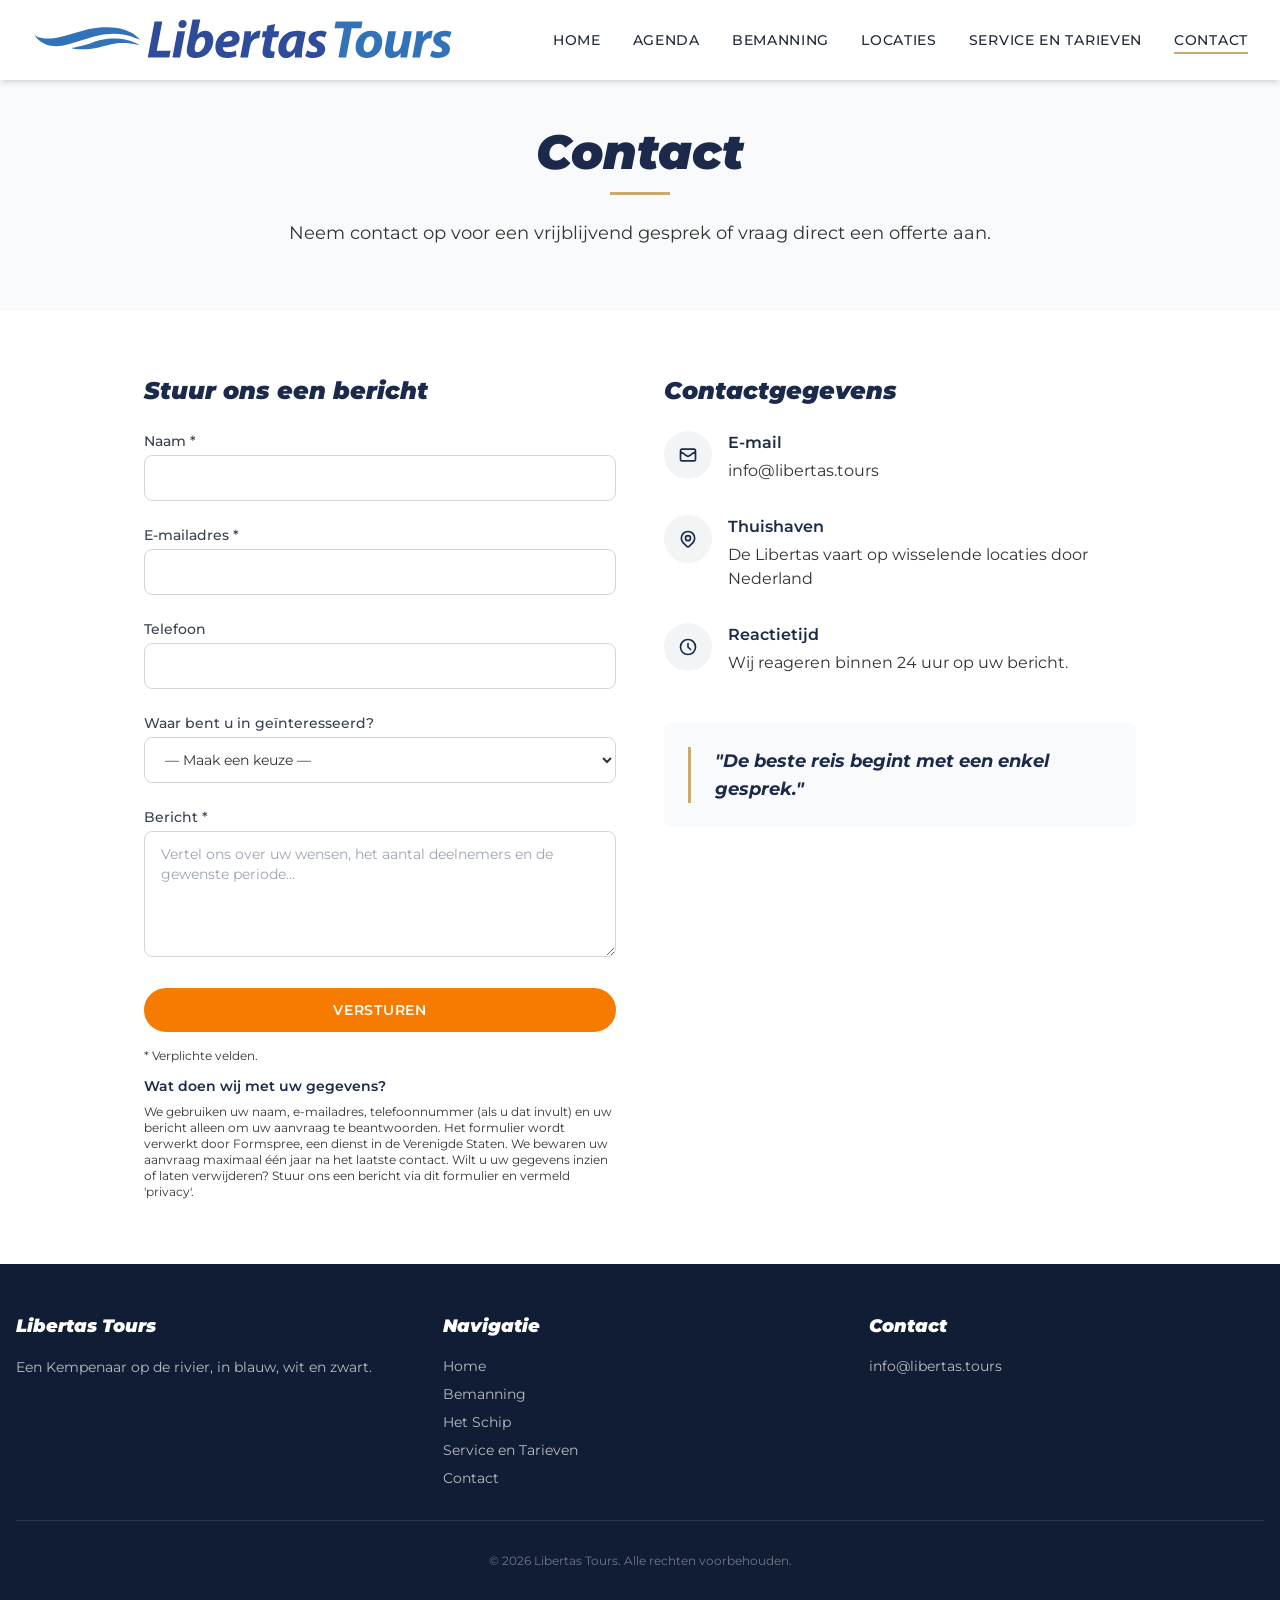
<file: contact.html>
<!DOCTYPE html>
<html lang="nl">
<head>
  <meta charset="UTF-8">
  <meta name="viewport" content="width=device-width, initial-scale=1.0">
  <title>Contact — Libertas Tours</title>
  <meta name="description" content="Neem contact op met Libertas Tours. Vraag een offerte aan voor training aan boord van De Libertas.">
  <link rel="icon" href="images/favicon.svg" type="image/svg+xml">
  <meta property="og:type" content="website">
  <meta property="og:locale" content="nl_NL">
  <meta property="og:site_name" content="Libertas Tours">
  <meta property="og:title" content="Contact — Libertas Tours">
  <meta property="og:description" content="Neem contact op met Libertas Tours. Vraag een offerte aan voor training aan boord van De Libertas.">
  <meta property="og:url" content="https://aicompetent.academy/contact.html">
  <meta property="og:image" content="https://aicompetent.academy/images/hero.jpg">
  <link rel="preconnect" href="https://fonts.googleapis.com">
  <link rel="preconnect" href="https://fonts.gstatic.com" crossorigin>
  <link href="https://fonts.googleapis.com/css2?family=Montserrat:ital,wght@0,300;0,400;0,500;0,600;0,700;0,800;0,900;1,300;1,400;1,500;1,600;1,700;1,800;1,900&display=swap" rel="stylesheet">
  <link rel="stylesheet" href="css/style.css">
  <link rel="stylesheet" href="css/tailwind.css">
</head>
<body class="bg-white">

  <!-- NAVIGATIE -->
  <nav id="main-nav" class="fixed top-0 left-0 right-0 z-50 bg-white shadow-md transition-all duration-300">
    <div class="max-w-7xl mx-auto px-4 sm:px-6 lg:px-8">
      <div class="flex justify-between items-center h-20">
        <!-- Logo -->
        <a href="index.html" class="flex items-center">
          <img src="images/logo.svg" alt="Libertas Tours" class="h-10 md:h-12 transition-all duration-300">
        </a>
        <div class="hidden md:flex items-center gap-8">
          <a href="index.html" class="nav-link text-sm font-medium uppercase tracking-wider text-gray-800">Home</a>
          <a href="agenda.html" class="nav-link text-sm font-medium uppercase tracking-wider text-gray-800">Agenda</a>
          <a href="bemanning.html" class="nav-link text-sm font-medium uppercase tracking-wider text-gray-800">Bemanning</a>
          <a href="locaties.html" class="nav-link text-sm font-medium uppercase tracking-wider text-gray-800">Locaties</a>
          <a href="service-en-tarieven.html" class="nav-link text-sm font-medium uppercase tracking-wider text-gray-800">Service en Tarieven</a>
          <a href="contact.html" class="nav-link text-sm font-medium uppercase tracking-wider text-gray-800">Contact</a>
        </div>
        <button id="hamburger" class="md:hidden text-gray-800 p-2" aria-label="Menu openen">
          <svg class="w-6 h-6" fill="none" stroke="currentColor" viewBox="0 0 24 24">
            <path stroke-linecap="round" stroke-linejoin="round" stroke-width="2" d="M4 6h16M4 12h16M4 18h16"/>
          </svg>
        </button>
      </div>
    </div>
    <div id="mobile-menu" class="mobile-menu fixed inset-0 bg-navy z-50 flex flex-col items-center justify-center gap-8 md:hidden">
      <button id="mobile-close" class="absolute top-6 right-6 text-white p-2" aria-label="Menu sluiten">
        <svg class="w-6 h-6" fill="none" stroke="currentColor" viewBox="0 0 24 24">
          <path stroke-linecap="round" stroke-linejoin="round" stroke-width="2" d="M6 18L18 6M6 6l12 12"/>
        </svg>
      </button>
      <a href="index.html" class="text-white text-2xl font-display">Home</a>
      <a href="agenda.html" class="text-white text-2xl font-display">Agenda</a>
      <a href="bemanning.html" class="text-white text-2xl font-display">Bemanning</a>
      <a href="locaties.html" class="text-white text-2xl font-display">Locaties</a>
      <a href="service-en-tarieven.html" class="text-white text-2xl font-display">Service en Tarieven</a>
      <a href="contact.html" class="text-white text-2xl font-display">Contact</a>
    </div>
  </nav>

  <!-- HEADER -->
  <section class="pt-32 pb-16 bg-gray-50">
    <div class="max-w-4xl mx-auto px-4 text-center">
      <h1 class="font-display text-4xl md:text-5xl text-navy mb-4">Contact</h1>
      <div class="section-divider"></div>
      <p class="text-text-light text-lg mt-6">
        Neem contact op voor een vrijblijvend gesprek of vraag direct een offerte aan.
      </p>
    </div>
  </section>

  <!-- CONTACTFORMULIER -->
  <section class="py-16 bg-white">
    <div class="max-w-5xl mx-auto px-4">
      <div class="grid md:grid-cols-2 gap-12">

        <!-- Formulier -->
        <div class="fade-in">
          <h2 class="font-display text-2xl text-navy mb-6">Stuur ons een bericht</h2>

          <form action="https://formspree.io/f/mqpplagd" method="POST" class="space-y-6">

            <div>
              <label for="naam" class="block text-sm font-medium text-gray-700 mb-1">Naam *</label>
              <input type="text" id="naam" name="naam" required
                class="w-full px-4 py-3 border border-gray-300 rounded-lg text-sm">
            </div>

            <div>
              <label for="email" class="block text-sm font-medium text-gray-700 mb-1">E-mailadres *</label>
              <input type="email" id="email" name="email" required
                class="w-full px-4 py-3 border border-gray-300 rounded-lg text-sm">
            </div>

            <div>
              <label for="telefoon" class="block text-sm font-medium text-gray-700 mb-1">Telefoon</label>
              <input type="tel" id="telefoon" name="telefoon"
                class="w-full px-4 py-3 border border-gray-300 rounded-lg text-sm">
            </div>

            <div>
              <label for="interesse" class="block text-sm font-medium text-gray-700 mb-1">Waar bent u in geïnteresseerd?</label>
              <select id="interesse" name="interesse"
                class="w-full px-4 py-3 border border-gray-300 rounded-lg text-sm bg-white">
                <option value="">— Maak een keuze —</option>
                <option value="dagtraining">Dagtraining aan boord</option>
                <option value="meerdaags">Meerdaagse training</option>
                <option value="teambuilding">Teambuilding & Leiderschap</option>
                <option value="reflectie">Reflectie & Persoonlijke Koers</option>
                <option value="vakmanschap">Vakmanschap sessie</option>
                <option value="anders">Anders</option>
              </select>
            </div>

            <div>
              <label for="bericht" class="block text-sm font-medium text-gray-700 mb-1">Bericht *</label>
              <textarea id="bericht" name="bericht" rows="5" required
                class="w-full px-4 py-3 border border-gray-300 rounded-lg text-sm"
                placeholder="Vertel ons over uw wensen, het aantal deelnemers en de gewenste periode..."></textarea>
            </div>

            <button type="submit" class="btn-gold text-sm uppercase tracking-wider w-full text-center">
              Versturen
            </button>
          </form>

          <p class="text-xs text-text-light mt-4">
            * Verplichte velden.
          </p>
          <div id="privacy" class="text-xs text-text-light mt-3 space-y-2">
            <h3 class="font-semibold text-navy text-sm">Wat doen wij met uw gegevens?</h3>
            <p>
              We gebruiken uw naam, e-mailadres, telefoonnummer (als u dat invult) en uw bericht alleen om uw aanvraag te beantwoorden.
              Het formulier wordt verwerkt door Formspree, een dienst in de Verenigde Staten.
              We bewaren uw aanvraag maximaal één jaar na het laatste contact.
              Wilt u uw gegevens inzien of laten verwijderen? Stuur ons een bericht via dit formulier en vermeld 'privacy'.
            </p>
          </div>
        </div>

        <!-- Contactgegevens -->
        <div class="fade-in">
          <h2 class="font-display text-2xl text-navy mb-6">Contactgegevens</h2>

          <div class="space-y-8">
            <div class="flex items-start gap-4">
              <div class="w-12 h-12 rounded-full bg-navy/5 flex items-center justify-center flex-shrink-0">
                <svg class="w-5 h-5 text-navy" fill="none" stroke="currentColor" viewBox="0 0 24 24">
                  <path stroke-linecap="round" stroke-linejoin="round" stroke-width="2" d="M3 8l7.89 5.26a2 2 0 002.22 0L21 8M5 19h14a2 2 0 002-2V7a2 2 0 00-2-2H5a2 2 0 00-2 2v10a2 2 0 002 2z"/>
                </svg>
              </div>
              <div>
                <h3 class="font-semibold text-navy mb-1">E-mail</h3>
                <a href="mailto:info@libertas.tours" class="text-text-light hover:text-gold transition-colors">
                  info@libertas.tours
                </a>
              </div>
            </div>

            <div class="flex items-start gap-4">
              <div class="w-12 h-12 rounded-full bg-navy/5 flex items-center justify-center flex-shrink-0">
                <svg class="w-5 h-5 text-navy" fill="none" stroke="currentColor" viewBox="0 0 24 24">
                  <path stroke-linecap="round" stroke-linejoin="round" stroke-width="2" d="M17.657 16.657L13.414 20.9a1.998 1.998 0 01-2.827 0l-4.244-4.243a8 8 0 1111.314 0z"/>
                  <path stroke-linecap="round" stroke-linejoin="round" stroke-width="2" d="M15 11a3 3 0 11-6 0 3 3 0 016 0z"/>
                </svg>
              </div>
              <div>
                <h3 class="font-semibold text-navy mb-1">Thuishaven</h3>
                <p class="text-text-light">De Libertas vaart op wisselende locaties door Nederland</p>
              </div>
            </div>

            <div class="flex items-start gap-4">
              <div class="w-12 h-12 rounded-full bg-navy/5 flex items-center justify-center flex-shrink-0">
                <svg class="w-5 h-5 text-navy" fill="none" stroke="currentColor" viewBox="0 0 24 24">
                  <path stroke-linecap="round" stroke-linejoin="round" stroke-width="2" d="M12 8v4l3 3m6-3a9 9 0 11-18 0 9 9 0 0118 0z"/>
                </svg>
              </div>
              <div>
                <h3 class="font-semibold text-navy mb-1">Reactietijd</h3>
                <p class="text-text-light">Wij reageren binnen 24 uur op uw bericht.</p>
              </div>
            </div>
          </div>

          <!-- Citaat -->
          <div class="mt-12 p-6 bg-gray-50 rounded-lg">
            <blockquote class="quote text-lg">
              "De beste reis begint met een enkel gesprek."
            </blockquote>
          </div>
        </div>
      </div>
    </div>
  </section>

  <!-- FOOTER -->
  <footer class="bg-navy-dark text-white/70 py-12">
    <div class="max-w-7xl mx-auto px-4">
      <div class="grid md:grid-cols-3 gap-8 mb-8">
        <div>
          <h4 class="font-display text-lg text-white mb-4">Libertas Tours</h4>
          <p class="text-sm leading-relaxed">Een Kempenaar op de rivier, in blauw, wit en zwart.</p>
        </div>
        <div>
          <h4 class="font-display text-lg text-white mb-4">Navigatie</h4>
          <ul class="space-y-2 text-sm">
            <li><a href="index.html" class="hover:text-gold transition-colors">Home</a></li>
            <li><a href="bemanning.html" class="hover:text-gold transition-colors">Bemanning</a></li>
            <li><a href="het-schip.html" class="hover:text-gold transition-colors">Het Schip</a></li>
            <li><a href="service-en-tarieven.html" class="hover:text-gold transition-colors">Service en Tarieven</a></li>
            <li><a href="contact.html" class="hover:text-gold transition-colors">Contact</a></li>
          </ul>
        </div>
        <div>
          <h4 class="font-display text-lg text-white mb-4">Contact</h4>
          <ul class="space-y-2 text-sm">
            <li><a href="mailto:info@libertas.tours" class="hover:text-gold transition-colors">info@libertas.tours</a></li>
          </ul>
        </div>
      </div>
      <div class="border-t border-white/10 pt-8 text-center text-xs text-white/40">
        <p>&copy; 2026 Libertas Tours. Alle rechten voorbehouden.</p>
      </div>
    </div>
  </footer>

  <script src="js/main.js"></script>
</body>
</html>
</file>
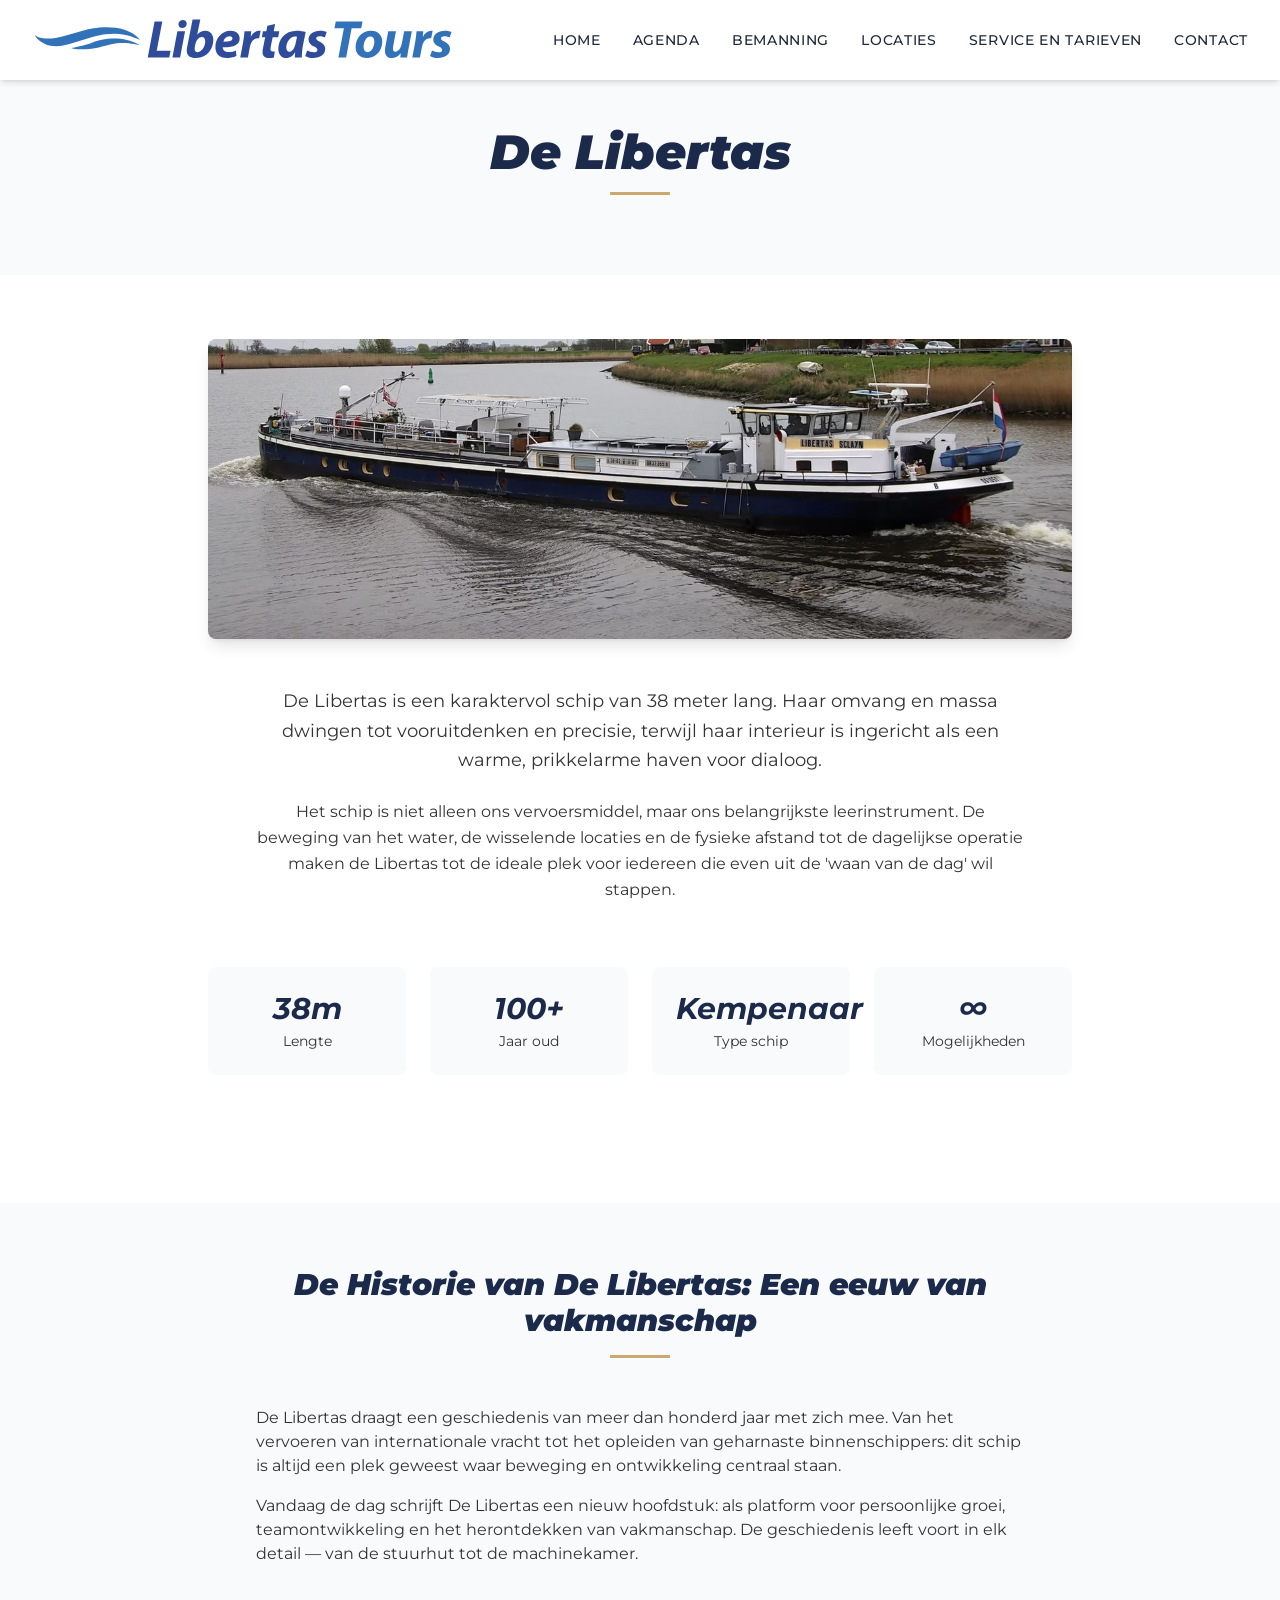
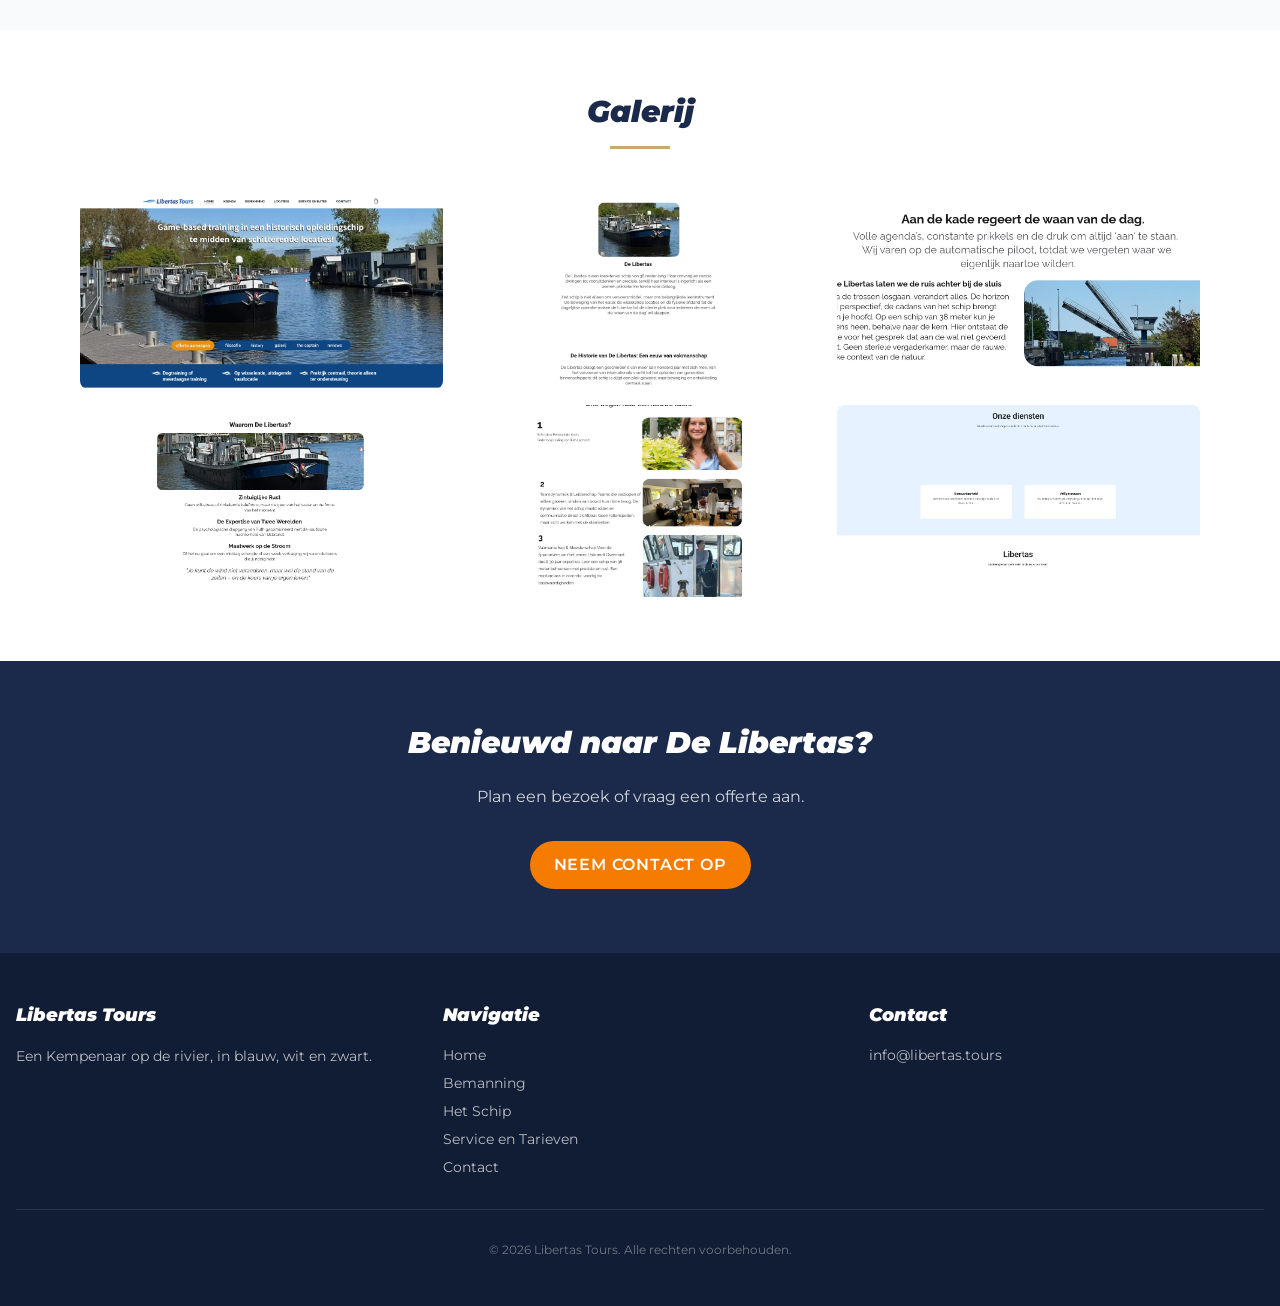
<file: het-schip.html>
<!DOCTYPE html>
<html lang="nl">
<head>
  <meta charset="UTF-8">
  <meta name="viewport" content="width=device-width, initial-scale=1.0">
  <title>Het Schip — Libertas Tours</title>
  <meta name="description" content="De Libertas is een karaktervol schip van 38 meter lang. Een eeuw van vakmanschap op het water.">
  <link rel="icon" href="images/favicon.svg" type="image/svg+xml">
  <meta property="og:type" content="website">
  <meta property="og:locale" content="nl_NL">
  <meta property="og:site_name" content="Libertas Tours">
  <meta property="og:title" content="Het Schip — Libertas Tours">
  <meta property="og:description" content="De Libertas is een karaktervol schip van 38 meter lang. Een eeuw van vakmanschap op het water.">
  <meta property="og:url" content="https://aicompetent.academy/het-schip.html">
  <meta property="og:image" content="https://aicompetent.academy/images/hero.jpg">
  <link rel="preconnect" href="https://fonts.googleapis.com">
  <link rel="preconnect" href="https://fonts.gstatic.com" crossorigin>
  <link href="https://fonts.googleapis.com/css2?family=Montserrat:ital,wght@0,300;0,400;0,500;0,600;0,700;0,800;0,900;1,300;1,400;1,500;1,600;1,700;1,800;1,900&display=swap" rel="stylesheet">
  <link rel="stylesheet" href="css/style.css">
  <link rel="stylesheet" href="css/tailwind.css">
</head>
<body class="bg-white">

  <!-- NAVIGATIE -->
  <nav id="main-nav" class="fixed top-0 left-0 right-0 z-50 bg-white shadow-md transition-all duration-300">
    <div class="max-w-7xl mx-auto px-4 sm:px-6 lg:px-8">
      <div class="flex justify-between items-center h-20">
        <!-- Logo -->
        <a href="index.html" class="flex items-center">
          <img src="images/logo.svg" alt="Libertas Tours" class="h-10 md:h-12 transition-all duration-300">
        </a>
        <div class="hidden md:flex items-center gap-8">
          <a href="index.html" class="nav-link text-sm font-medium uppercase tracking-wider text-gray-800">Home</a>
          <a href="agenda.html" class="nav-link text-sm font-medium uppercase tracking-wider text-gray-800">Agenda</a>
          <a href="bemanning.html" class="nav-link text-sm font-medium uppercase tracking-wider text-gray-800">Bemanning</a>
          <a href="locaties.html" class="nav-link text-sm font-medium uppercase tracking-wider text-gray-800">Locaties</a>
          <a href="service-en-tarieven.html" class="nav-link text-sm font-medium uppercase tracking-wider text-gray-800">Service en Tarieven</a>
          <a href="contact.html" class="nav-link text-sm font-medium uppercase tracking-wider text-gray-800">Contact</a>
        </div>
        <button id="hamburger" class="md:hidden text-gray-800 p-2" aria-label="Menu openen">
          <svg class="w-6 h-6" fill="none" stroke="currentColor" viewBox="0 0 24 24">
            <path stroke-linecap="round" stroke-linejoin="round" stroke-width="2" d="M4 6h16M4 12h16M4 18h16"/>
          </svg>
        </button>
      </div>
    </div>
    <div id="mobile-menu" class="mobile-menu fixed inset-0 bg-navy z-50 flex flex-col items-center justify-center gap-8 md:hidden">
      <button id="mobile-close" class="absolute top-6 right-6 text-white p-2" aria-label="Menu sluiten">
        <svg class="w-6 h-6" fill="none" stroke="currentColor" viewBox="0 0 24 24">
          <path stroke-linecap="round" stroke-linejoin="round" stroke-width="2" d="M6 18L18 6M6 6l12 12"/>
        </svg>
      </button>
      <a href="index.html" class="text-white text-2xl font-display">Home</a>
      <a href="agenda.html" class="text-white text-2xl font-display">Agenda</a>
      <a href="bemanning.html" class="text-white text-2xl font-display">Bemanning</a>
      <a href="locaties.html" class="text-white text-2xl font-display">Locaties</a>
      <a href="service-en-tarieven.html" class="text-white text-2xl font-display">Service en Tarieven</a>
      <a href="contact.html" class="text-white text-2xl font-display">Contact</a>
    </div>
  </nav>

  <!-- HEADER -->
  <section class="pt-32 pb-16 bg-gray-50">
    <div class="max-w-4xl mx-auto px-4 text-center">
      <h1 class="font-display text-4xl md:text-5xl text-navy mb-4">De Libertas</h1>
      <div class="section-divider"></div>
    </div>
  </section>

  <!-- HET SCHIP (Mockup scherm 7) -->
  <section class="py-16 bg-white">
    <div class="max-w-4xl mx-auto px-4">
      <!-- Schip foto -->
      <div class="fade-in rounded-lg overflow-hidden shadow-lg mb-12">
        <img src="images/libertas-schip.jpg" alt="De Libertas op het water" class="w-full object-contain">
      </div>

      <div class="fade-in max-w-3xl mx-auto text-center mb-16">
        <p class="text-lg leading-relaxed text-text-light mb-6">
          De Libertas is een karaktervol schip van 38 meter lang. Haar omvang en massa
          dwingen tot vooruitdenken en precisie, terwijl haar interieur is ingericht als een
          warme, prikkelarme haven voor dialoog.
        </p>
        <p class="text-base leading-relaxed text-text-light">
          Het schip is niet alleen ons vervoersmiddel, maar ons belangrijkste leerinstrument.
          De beweging van het water, de wisselende locaties en de fysieke afstand tot de
          dagelijkse operatie maken de Libertas tot de ideale plek voor iedereen die even uit
          de 'waan van de dag' wil stappen.
        </p>
      </div>

      <!-- Specificaties -->
      <div class="fade-in grid grid-cols-2 md:grid-cols-4 gap-6 mb-16">
        <div class="text-center p-6 bg-gray-50 rounded-lg">
          <div class="font-display text-3xl text-navy font-bold">38m</div>
          <div class="text-sm text-text-light mt-1">Lengte</div>
        </div>
        <div class="text-center p-6 bg-gray-50 rounded-lg">
          <div class="font-display text-3xl text-navy font-bold">100+</div>
          <div class="text-sm text-text-light mt-1">Jaar oud</div>
        </div>
        <div class="text-center p-6 bg-gray-50 rounded-lg">
          <div class="font-display text-3xl text-navy font-bold">Kempenaar</div>
          <div class="text-sm text-text-light mt-1">Type schip</div>
        </div>
        <div class="text-center p-6 bg-gray-50 rounded-lg">
          <div class="font-display text-3xl text-navy font-bold">∞</div>
          <div class="text-sm text-text-light mt-1">Mogelijkheden</div>
        </div>
      </div>
    </div>
  </section>

  <!-- HISTORIE -->
  <section class="py-16 bg-gray-50">
    <div class="max-w-4xl mx-auto px-4">
      <div class="fade-in">
        <h2 class="font-display text-3xl text-navy text-center mb-4">
          De Historie van De Libertas: Een eeuw van vakmanschap
        </h2>
        <div class="section-divider mb-12"></div>
        <div class="prose prose-lg max-w-3xl mx-auto text-text-light">
          <p>
            De Libertas draagt een geschiedenis van meer dan honderd jaar met zich mee. Van
            het vervoeren van internationale vracht tot het opleiden van geharnaste
            binnenschippers: dit schip is altijd een plek geweest waar beweging en ontwikkeling
            centraal staan.
          </p>
          <p class="mt-4">
            Vandaag de dag schrijft De Libertas een nieuw hoofdstuk: als platform voor
            persoonlijke groei, teamontwikkeling en het herontdekken van vakmanschap.
            De geschiedenis leeft voort in elk detail — van de stuurhut tot de machinekamer.
          </p>
        </div>
      </div>
    </div>
  </section>

  <!-- GALERIJ placeholder -->
  <section class="py-16 bg-white">
    <div class="max-w-6xl mx-auto px-4">
      <div class="fade-in text-center mb-12">
        <h2 class="font-display text-3xl text-navy mb-4">Galerij</h2>
        <div class="section-divider"></div>
      </div>
      <div class="grid grid-cols-2 md:grid-cols-3 gap-4">
        <img src="images/hero-mockup.jpg" alt="De Libertas exterieur" class="h-48 rounded-lg object-cover w-full">
        <img src="images/schip-mockup.jpg" alt="De Libertas historie" class="h-48 rounded-lg object-cover w-full">
        <img src="images/filosofie-mockup.jpg" alt="Varend op de rivier" class="h-48 rounded-lg object-cover w-full">
        <img src="images/waarom-mockup.jpg" alt="Waarom De Libertas" class="h-48 rounded-lg object-cover w-full">
        <img src="images/drie-wegen-mockup.jpg" alt="Aan boord" class="h-48 rounded-lg object-cover w-full">
        <img src="images/diensten-mockup.jpg" alt="Diensten" class="h-48 rounded-lg object-cover w-full">
      </div>
    </div>
  </section>

  <!-- CTA -->
  <section class="py-16 bg-navy text-white text-center">
    <div class="max-w-3xl mx-auto px-4 fade-in">
      <h2 class="font-display text-2xl md:text-3xl italic mb-6">Benieuwd naar De Libertas?</h2>
      <p class="text-white/80 mb-8">Plan een bezoek of vraag een offerte aan.</p>
      <a href="contact.html" class="btn-gold uppercase tracking-wider">Neem contact op</a>
    </div>
  </section>

  <!-- FOOTER -->
  <footer class="bg-navy-dark text-white/70 py-12">
    <div class="max-w-7xl mx-auto px-4">
      <div class="grid md:grid-cols-3 gap-8 mb-8">
        <div>
          <h4 class="font-display text-lg text-white mb-4">Libertas Tours</h4>
          <p class="text-sm leading-relaxed">Een Kempenaar op de rivier, in blauw, wit en zwart.</p>
        </div>
        <div>
          <h4 class="font-display text-lg text-white mb-4">Navigatie</h4>
          <ul class="space-y-2 text-sm">
            <li><a href="index.html" class="hover:text-gold transition-colors">Home</a></li>
            <li><a href="bemanning.html" class="hover:text-gold transition-colors">Bemanning</a></li>
            <li><a href="het-schip.html" class="hover:text-gold transition-colors">Het Schip</a></li>
            <li><a href="service-en-tarieven.html" class="hover:text-gold transition-colors">Service en Tarieven</a></li>
            <li><a href="contact.html" class="hover:text-gold transition-colors">Contact</a></li>
          </ul>
        </div>
        <div>
          <h4 class="font-display text-lg text-white mb-4">Contact</h4>
          <ul class="space-y-2 text-sm">
            <li><a href="mailto:info@libertas.tours" class="hover:text-gold transition-colors">info@libertas.tours</a></li>
          </ul>
        </div>
      </div>
      <div class="border-t border-white/10 pt-8 text-center text-xs text-white/40">
        <p>&copy; 2026 Libertas Tours. Alle rechten voorbehouden.</p>
      </div>
    </div>
  </footer>

  <script src="js/main.js"></script>
</body>
</html>
</file>
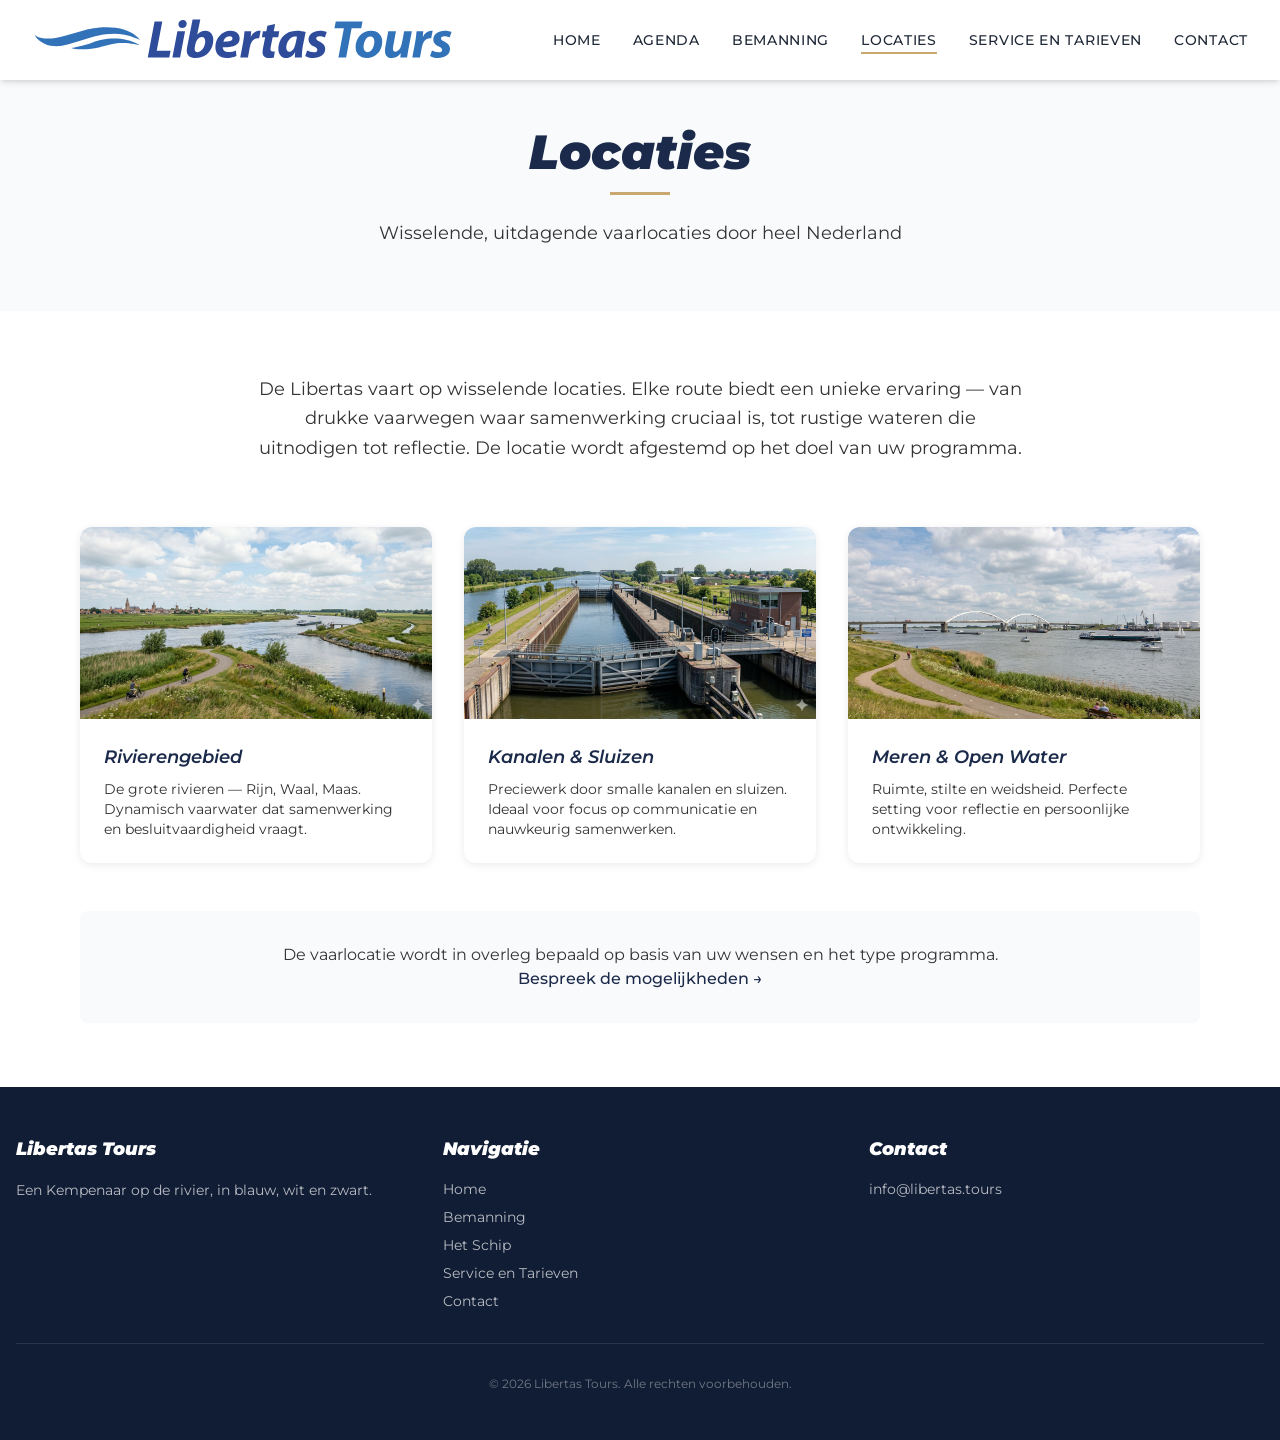
<file: locaties.html>
<!DOCTYPE html>
<html lang="nl">
<head>
  <meta charset="UTF-8">
  <meta name="viewport" content="width=device-width, initial-scale=1.0">
  <title>Locaties — Libertas Tours</title>
  <meta name="description" content="Ontdek de vaarlocaties van De Libertas. Wisselende, uitdagende routes door heel Nederland.">
  <link rel="icon" href="images/favicon.svg" type="image/svg+xml">
  <meta property="og:type" content="website">
  <meta property="og:locale" content="nl_NL">
  <meta property="og:site_name" content="Libertas Tours">
  <meta property="og:title" content="Locaties — Libertas Tours">
  <meta property="og:description" content="Ontdek de vaarlocaties van De Libertas. Wisselende, uitdagende routes door heel Nederland.">
  <meta property="og:url" content="https://aicompetent.academy/locaties.html">
  <meta property="og:image" content="https://aicompetent.academy/images/hero.jpg">
  <link rel="preconnect" href="https://fonts.googleapis.com">
  <link rel="preconnect" href="https://fonts.gstatic.com" crossorigin>
  <link href="https://fonts.googleapis.com/css2?family=Montserrat:ital,wght@0,300;0,400;0,500;0,600;0,700;0,800;0,900;1,300;1,400;1,500;1,600;1,700;1,800;1,900&display=swap" rel="stylesheet">
  <link rel="stylesheet" href="css/style.css">
  <link rel="stylesheet" href="css/tailwind.css">
</head>
<body class="bg-white">

  <!-- NAVIGATIE -->
  <nav id="main-nav" class="fixed top-0 left-0 right-0 z-50 bg-white shadow-md transition-all duration-300">
    <div class="max-w-7xl mx-auto px-4 sm:px-6 lg:px-8">
      <div class="flex justify-between items-center h-20">
        <!-- Logo -->
        <a href="index.html" class="flex items-center">
          <img src="images/logo.svg" alt="Libertas Tours" class="h-10 md:h-12 transition-all duration-300">
        </a>
        <div class="hidden md:flex items-center gap-8">
          <a href="index.html" class="nav-link text-sm font-medium uppercase tracking-wider text-gray-800">Home</a>
          <a href="agenda.html" class="nav-link text-sm font-medium uppercase tracking-wider text-gray-800">Agenda</a>
          <a href="bemanning.html" class="nav-link text-sm font-medium uppercase tracking-wider text-gray-800">Bemanning</a>
          <a href="locaties.html" class="nav-link text-sm font-medium uppercase tracking-wider text-gray-800">Locaties</a>
          <a href="service-en-tarieven.html" class="nav-link text-sm font-medium uppercase tracking-wider text-gray-800">Service en Tarieven</a>
          <a href="contact.html" class="nav-link text-sm font-medium uppercase tracking-wider text-gray-800">Contact</a>
        </div>
        <button id="hamburger" class="md:hidden text-gray-800 p-2" aria-label="Menu openen">
          <svg class="w-6 h-6" fill="none" stroke="currentColor" viewBox="0 0 24 24">
            <path stroke-linecap="round" stroke-linejoin="round" stroke-width="2" d="M4 6h16M4 12h16M4 18h16"/>
          </svg>
        </button>
      </div>
    </div>
    <div id="mobile-menu" class="mobile-menu fixed inset-0 bg-navy z-50 flex flex-col items-center justify-center gap-8 md:hidden">
      <button id="mobile-close" class="absolute top-6 right-6 text-white p-2" aria-label="Menu sluiten">
        <svg class="w-6 h-6" fill="none" stroke="currentColor" viewBox="0 0 24 24">
          <path stroke-linecap="round" stroke-linejoin="round" stroke-width="2" d="M6 18L18 6M6 6l12 12"/>
        </svg>
      </button>
      <a href="index.html" class="text-white text-2xl font-display">Home</a>
      <a href="agenda.html" class="text-white text-2xl font-display">Agenda</a>
      <a href="bemanning.html" class="text-white text-2xl font-display">Bemanning</a>
      <a href="locaties.html" class="text-white text-2xl font-display">Locaties</a>
      <a href="service-en-tarieven.html" class="text-white text-2xl font-display">Service en Tarieven</a>
      <a href="contact.html" class="text-white text-2xl font-display">Contact</a>
    </div>
  </nav>

  <!-- HEADER -->
  <section class="pt-32 pb-16 bg-gray-50">
    <div class="max-w-4xl mx-auto px-4 text-center">
      <h1 class="font-display text-4xl md:text-5xl text-navy mb-4">Locaties</h1>
      <div class="section-divider"></div>
      <p class="text-text-light text-lg mt-6">Wisselende, uitdagende vaarlocaties door heel Nederland</p>
    </div>
  </section>

  <!-- LOCATIES -->
  <section class="py-16 bg-white">
    <div class="max-w-6xl mx-auto px-4">

      <div class="fade-in max-w-3xl mx-auto text-center mb-16">
        <p class="text-lg leading-relaxed text-text-light">
          De Libertas vaart op wisselende locaties. Elke route biedt een unieke ervaring —
          van drukke vaarwegen waar samenwerking cruciaal is, tot rustige wateren die
          uitnodigen tot reflectie. De locatie wordt afgestemd op het doel van uw programma.
        </p>
      </div>

      <!-- Locatie kaarten -->
      <div class="grid md:grid-cols-2 lg:grid-cols-3 gap-8">

        <div class="fade-in card">
          <img src="images/rivierengebied.png?v=1" alt="IJssel en Zwarte Water bij Kampen — Rivierengebied" style="width:100%; height:192px; object-fit:cover; object-position:center center;">
          <div class="p-6">
            <h3 class="font-display text-lg text-navy font-semibold mb-2">Rivierengebied</h3>
            <p class="text-text-light text-sm">De grote rivieren — Rijn, Waal, Maas. Dynamisch vaarwater dat samenwerking en besluitvaardigheid vraagt.</p>
          </div>
        </div>

        <div class="fade-in card">
          <img src="images/kanalen-sluizen.png?v=1" alt="Kanaal met sluis — Kanalen en Sluizen" style="width:100%; height:192px; object-fit:cover; object-position:center center;">
          <div class="p-6">
            <h3 class="font-display text-lg text-navy font-semibold mb-2">Kanalen & Sluizen</h3>
            <p class="text-text-light text-sm">Preciewerk door smalle kanalen en sluizen. Ideaal voor focus op communicatie en nauwkeurig samenwerken.</p>
          </div>
        </div>

        <div class="fade-in card">
          <img src="images/hollands-diep.png?v=1" alt="Hollands Diep — Meren en Open Water" style="width:100%; height:192px; object-fit:cover; object-position:center center;">
          <div class="p-6">
            <h3 class="font-display text-lg text-navy font-semibold mb-2">Meren & Open Water</h3>
            <p class="text-text-light text-sm">Ruimte, stilte en weidsheid. Perfecte setting voor reflectie en persoonlijke ontwikkeling.</p>
          </div>
        </div>

      </div>

      <!-- Opmerking -->
      <div class="fade-in text-center mt-12 p-8 bg-gray-50 rounded-lg">
        <p class="text-text-light">
          De vaarlocatie wordt in overleg bepaald op basis van uw wensen en het type programma.
          <br><a href="contact.html" class="text-navy font-medium hover:text-gold transition-colors">Bespreek de mogelijkheden →</a>
        </p>
      </div>
    </div>
  </section>

  <!-- FOOTER -->
  <footer class="bg-navy-dark text-white/70 py-12">
    <div class="max-w-7xl mx-auto px-4">
      <div class="grid md:grid-cols-3 gap-8 mb-8">
        <div>
          <h4 class="font-display text-lg text-white mb-4">Libertas Tours</h4>
          <p class="text-sm leading-relaxed">Een Kempenaar op de rivier, in blauw, wit en zwart.</p>
        </div>
        <div>
          <h4 class="font-display text-lg text-white mb-4">Navigatie</h4>
          <ul class="space-y-2 text-sm">
            <li><a href="index.html" class="hover:text-gold transition-colors">Home</a></li>
            <li><a href="bemanning.html" class="hover:text-gold transition-colors">Bemanning</a></li>
            <li><a href="het-schip.html" class="hover:text-gold transition-colors">Het Schip</a></li>
            <li><a href="service-en-tarieven.html" class="hover:text-gold transition-colors">Service en Tarieven</a></li>
            <li><a href="contact.html" class="hover:text-gold transition-colors">Contact</a></li>
          </ul>
        </div>
        <div>
          <h4 class="font-display text-lg text-white mb-4">Contact</h4>
          <ul class="space-y-2 text-sm">
            <li><a href="mailto:info@libertas.tours" class="hover:text-gold transition-colors">info@libertas.tours</a></li>
          </ul>
        </div>
      </div>
      <div class="border-t border-white/10 pt-8 text-center text-xs text-white/40">
        <p>&copy; 2026 Libertas Tours. Alle rechten voorbehouden.</p>
      </div>
    </div>
  </footer>

  <script src="js/main.js"></script>
</body>
</html>
</file>
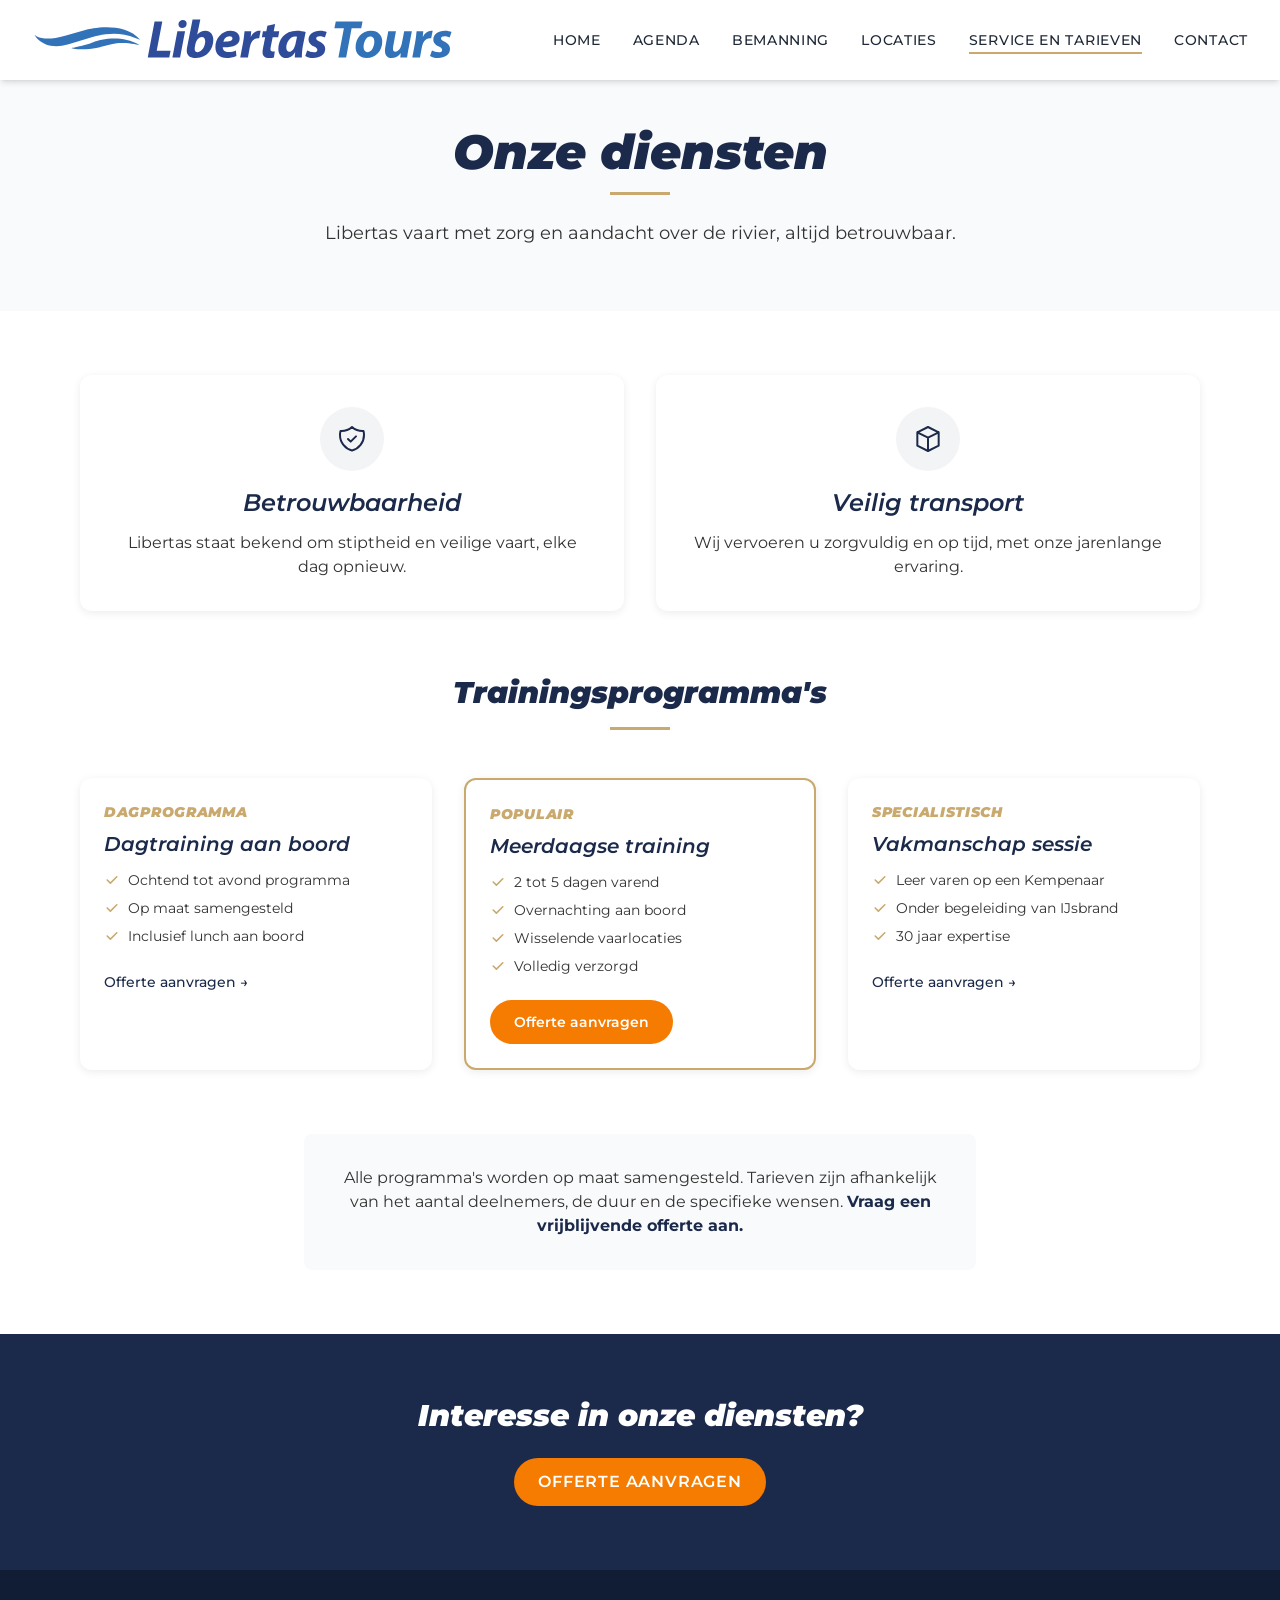
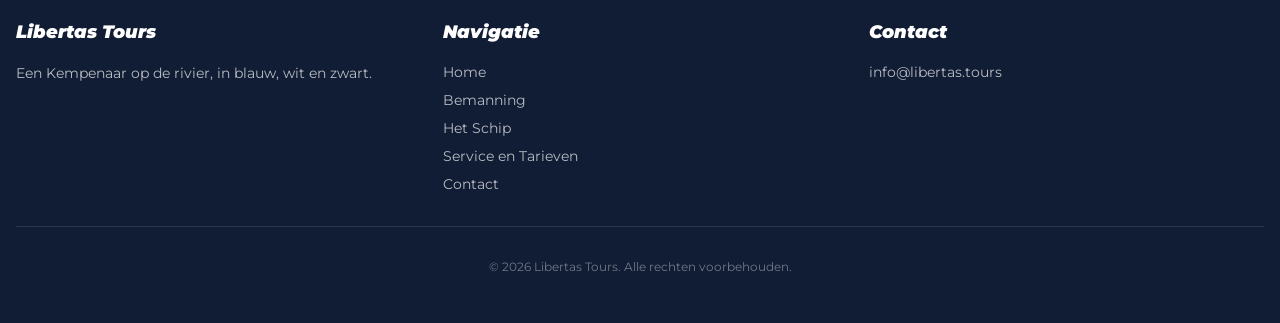
<file: service-en-tarieven.html>
<!DOCTYPE html>
<html lang="nl">
<head>
  <meta charset="UTF-8">
  <meta name="viewport" content="width=device-width, initial-scale=1.0">
  <title>Service en Tarieven — Libertas Tours</title>
  <meta name="description" content="Onze diensten: dagtrainingen, meerdaagse programma's, teambuilding en vaarervaring aan boord van De Libertas.">
  <link rel="icon" href="images/favicon.svg" type="image/svg+xml">
  <meta property="og:type" content="website">
  <meta property="og:locale" content="nl_NL">
  <meta property="og:site_name" content="Libertas Tours">
  <meta property="og:title" content="Service en Tarieven — Libertas Tours">
  <meta property="og:description" content="Onze diensten: dagtrainingen, meerdaagse programma's, teambuilding en vaarervaring aan boord van De Libertas.">
  <meta property="og:url" content="https://aicompetent.academy/service-en-tarieven.html">
  <meta property="og:image" content="https://aicompetent.academy/images/hero.jpg">
  <link rel="preconnect" href="https://fonts.googleapis.com">
  <link rel="preconnect" href="https://fonts.gstatic.com" crossorigin>
  <link href="https://fonts.googleapis.com/css2?family=Montserrat:ital,wght@0,300;0,400;0,500;0,600;0,700;0,800;0,900;1,300;1,400;1,500;1,600;1,700;1,800;1,900&display=swap" rel="stylesheet">
  <link rel="stylesheet" href="css/style.css">
  <link rel="stylesheet" href="css/tailwind.css">
</head>
<body class="bg-white">

  <!-- NAVIGATIE -->
  <nav id="main-nav" class="fixed top-0 left-0 right-0 z-50 bg-white shadow-md transition-all duration-300">
    <div class="max-w-7xl mx-auto px-4 sm:px-6 lg:px-8">
      <div class="flex justify-between items-center h-20">
        <!-- Logo -->
        <a href="index.html" class="flex items-center">
          <img src="images/logo.svg" alt="Libertas Tours" class="h-10 md:h-12 transition-all duration-300">
        </a>
        <div class="hidden md:flex items-center gap-8">
          <a href="index.html" class="nav-link text-sm font-medium uppercase tracking-wider text-gray-800">Home</a>
          <a href="agenda.html" class="nav-link text-sm font-medium uppercase tracking-wider text-gray-800">Agenda</a>
          <a href="bemanning.html" class="nav-link text-sm font-medium uppercase tracking-wider text-gray-800">Bemanning</a>
          <a href="locaties.html" class="nav-link text-sm font-medium uppercase tracking-wider text-gray-800">Locaties</a>
          <a href="service-en-tarieven.html" class="nav-link text-sm font-medium uppercase tracking-wider text-gray-800">Service en Tarieven</a>
          <a href="contact.html" class="nav-link text-sm font-medium uppercase tracking-wider text-gray-800">Contact</a>
        </div>
        <button id="hamburger" class="md:hidden text-gray-800 p-2" aria-label="Menu openen">
          <svg class="w-6 h-6" fill="none" stroke="currentColor" viewBox="0 0 24 24">
            <path stroke-linecap="round" stroke-linejoin="round" stroke-width="2" d="M4 6h16M4 12h16M4 18h16"/>
          </svg>
        </button>
      </div>
    </div>
    <div id="mobile-menu" class="mobile-menu fixed inset-0 bg-navy z-50 flex flex-col items-center justify-center gap-8 md:hidden">
      <button id="mobile-close" class="absolute top-6 right-6 text-white p-2" aria-label="Menu sluiten">
        <svg class="w-6 h-6" fill="none" stroke="currentColor" viewBox="0 0 24 24">
          <path stroke-linecap="round" stroke-linejoin="round" stroke-width="2" d="M6 18L18 6M6 6l12 12"/>
        </svg>
      </button>
      <a href="index.html" class="text-white text-2xl font-display">Home</a>
      <a href="agenda.html" class="text-white text-2xl font-display">Agenda</a>
      <a href="bemanning.html" class="text-white text-2xl font-display">Bemanning</a>
      <a href="locaties.html" class="text-white text-2xl font-display">Locaties</a>
      <a href="service-en-tarieven.html" class="text-white text-2xl font-display">Service en Tarieven</a>
      <a href="contact.html" class="text-white text-2xl font-display">Contact</a>
    </div>
  </nav>

  <!-- HEADER -->
  <section class="pt-32 pb-16 bg-gray-50">
    <div class="max-w-4xl mx-auto px-4 text-center">
      <h1 class="font-display text-4xl md:text-5xl text-navy mb-4">Onze diensten</h1>
      <div class="section-divider"></div>
      <p class="text-text-light text-lg mt-6">
        Libertas vaart met zorg en aandacht over de rivier, altijd betrouwbaar.
      </p>
    </div>
  </section>

  <!-- DIENSTEN (Mockup scherm 8) -->
  <section class="py-16 bg-white">
    <div class="max-w-6xl mx-auto px-4">

      <!-- Hoofddiensten -->
      <div class="fade-in grid md:grid-cols-2 gap-8 mb-16">
        <div class="card p-8 text-center">
          <div class="w-16 h-16 mx-auto mb-4 rounded-full bg-navy/5 flex items-center justify-center">
            <svg class="w-8 h-8 text-navy" fill="none" stroke="currentColor" viewBox="0 0 24 24">
              <path stroke-linecap="round" stroke-linejoin="round" stroke-width="1.5" d="M9 12l2 2 4-4m5.618-4.016A11.955 11.955 0 0112 2.944a11.955 11.955 0 01-8.618 3.04A12.02 12.02 0 003 9c0 5.591 3.824 10.29 9 11.622 5.176-1.332 9-6.03 9-11.622 0-1.042-.133-2.052-.382-3.016z"/>
            </svg>
          </div>
          <h3 class="font-display text-2xl text-navy font-semibold mb-3">Betrouwbaarheid</h3>
          <p class="text-text-light">
            Libertas staat bekend om stiptheid en veilige vaart, elke dag opnieuw.
          </p>
        </div>
        <div class="card p-8 text-center">
          <div class="w-16 h-16 mx-auto mb-4 rounded-full bg-navy/5 flex items-center justify-center">
            <svg class="w-8 h-8 text-navy" fill="none" stroke="currentColor" viewBox="0 0 24 24">
              <path stroke-linecap="round" stroke-linejoin="round" stroke-width="1.5" d="M20 7l-8-4-8 4m16 0l-8 4m8-4v10l-8 4m0-10L4 7m8 4v10M4 7v10l8 4"/>
            </svg>
          </div>
          <h3 class="font-display text-2xl text-navy font-semibold mb-3">Veilig transport</h3>
          <p class="text-text-light">
            Wij vervoeren u zorgvuldig en op tijd, met onze jarenlange ervaring.
          </p>
        </div>
      </div>

      <!-- Trainingsprogramma's -->
      <div class="fade-in mb-16">
        <h2 class="font-display text-3xl text-navy text-center mb-4">Trainings&shy;programma's</h2>
        <div class="section-divider mb-12"></div>

        <div class="grid md:grid-cols-3 gap-8">
          <!-- Dagtraining -->
          <div class="card p-6">
            <div class="text-gold font-display text-sm uppercase tracking-wider mb-2">Dagprogramma</div>
            <h3 class="font-display text-xl text-navy font-semibold mb-3">Dagtraining aan boord</h3>
            <ul class="text-sm text-text-light space-y-2 mb-6">
              <li class="flex items-start gap-2">
                <svg class="w-4 h-4 text-gold mt-0.5 flex-shrink-0" fill="currentColor" viewBox="0 0 20 20"><path fill-rule="evenodd" d="M16.707 5.293a1 1 0 010 1.414l-8 8a1 1 0 01-1.414 0l-4-4a1 1 0 011.414-1.414L8 12.586l7.293-7.293a1 1 0 011.414 0z" clip-rule="evenodd"/></svg>
                <span>Ochtend tot avond programma</span>
              </li>
              <li class="flex items-start gap-2">
                <svg class="w-4 h-4 text-gold mt-0.5 flex-shrink-0" fill="currentColor" viewBox="0 0 20 20"><path fill-rule="evenodd" d="M16.707 5.293a1 1 0 010 1.414l-8 8a1 1 0 01-1.414 0l-4-4a1 1 0 011.414-1.414L8 12.586l7.293-7.293a1 1 0 011.414 0z" clip-rule="evenodd"/></svg>
                <span>Op maat samengesteld</span>
              </li>
              <li class="flex items-start gap-2">
                <svg class="w-4 h-4 text-gold mt-0.5 flex-shrink-0" fill="currentColor" viewBox="0 0 20 20"><path fill-rule="evenodd" d="M16.707 5.293a1 1 0 010 1.414l-8 8a1 1 0 01-1.414 0l-4-4a1 1 0 011.414-1.414L8 12.586l7.293-7.293a1 1 0 011.414 0z" clip-rule="evenodd"/></svg>
                <span>Inclusief lunch aan boord</span>
              </li>
            </ul>
            <a href="contact.html" class="text-navy font-medium text-sm hover:text-gold transition-colors">Offerte aanvragen →</a>
          </div>

          <!-- Meerdaags -->
          <div class="card p-6 border-2 border-gold">
            <div class="text-gold font-display text-sm uppercase tracking-wider mb-2">Populair</div>
            <h3 class="font-display text-xl text-navy font-semibold mb-3">Meerdaagse training</h3>
            <ul class="text-sm text-text-light space-y-2 mb-6">
              <li class="flex items-start gap-2">
                <svg class="w-4 h-4 text-gold mt-0.5 flex-shrink-0" fill="currentColor" viewBox="0 0 20 20"><path fill-rule="evenodd" d="M16.707 5.293a1 1 0 010 1.414l-8 8a1 1 0 01-1.414 0l-4-4a1 1 0 011.414-1.414L8 12.586l7.293-7.293a1 1 0 011.414 0z" clip-rule="evenodd"/></svg>
                <span>2 tot 5 dagen varend</span>
              </li>
              <li class="flex items-start gap-2">
                <svg class="w-4 h-4 text-gold mt-0.5 flex-shrink-0" fill="currentColor" viewBox="0 0 20 20"><path fill-rule="evenodd" d="M16.707 5.293a1 1 0 010 1.414l-8 8a1 1 0 01-1.414 0l-4-4a1 1 0 011.414-1.414L8 12.586l7.293-7.293a1 1 0 011.414 0z" clip-rule="evenodd"/></svg>
                <span>Overnachting aan boord</span>
              </li>
              <li class="flex items-start gap-2">
                <svg class="w-4 h-4 text-gold mt-0.5 flex-shrink-0" fill="currentColor" viewBox="0 0 20 20"><path fill-rule="evenodd" d="M16.707 5.293a1 1 0 010 1.414l-8 8a1 1 0 01-1.414 0l-4-4a1 1 0 011.414-1.414L8 12.586l7.293-7.293a1 1 0 011.414 0z" clip-rule="evenodd"/></svg>
                <span>Wisselende vaarlocaties</span>
              </li>
              <li class="flex items-start gap-2">
                <svg class="w-4 h-4 text-gold mt-0.5 flex-shrink-0" fill="currentColor" viewBox="0 0 20 20"><path fill-rule="evenodd" d="M16.707 5.293a1 1 0 010 1.414l-8 8a1 1 0 01-1.414 0l-4-4a1 1 0 011.414-1.414L8 12.586l7.293-7.293a1 1 0 011.414 0z" clip-rule="evenodd"/></svg>
                <span>Volledig verzorgd</span>
              </li>
            </ul>
            <a href="contact.html" class="btn-gold text-sm inline-block">Offerte aanvragen</a>
          </div>

          <!-- Vakmanschap -->
          <div class="card p-6">
            <div class="text-gold font-display text-sm uppercase tracking-wider mb-2">Specialistisch</div>
            <h3 class="font-display text-xl text-navy font-semibold mb-3">Vakmanschap sessie</h3>
            <ul class="text-sm text-text-light space-y-2 mb-6">
              <li class="flex items-start gap-2">
                <svg class="w-4 h-4 text-gold mt-0.5 flex-shrink-0" fill="currentColor" viewBox="0 0 20 20"><path fill-rule="evenodd" d="M16.707 5.293a1 1 0 010 1.414l-8 8a1 1 0 01-1.414 0l-4-4a1 1 0 011.414-1.414L8 12.586l7.293-7.293a1 1 0 011.414 0z" clip-rule="evenodd"/></svg>
                <span>Leer varen op een Kempenaar</span>
              </li>
              <li class="flex items-start gap-2">
                <svg class="w-4 h-4 text-gold mt-0.5 flex-shrink-0" fill="currentColor" viewBox="0 0 20 20"><path fill-rule="evenodd" d="M16.707 5.293a1 1 0 010 1.414l-8 8a1 1 0 01-1.414 0l-4-4a1 1 0 011.414-1.414L8 12.586l7.293-7.293a1 1 0 011.414 0z" clip-rule="evenodd"/></svg>
                <span>Onder begeleiding van IJsbrand</span>
              </li>
              <li class="flex items-start gap-2">
                <svg class="w-4 h-4 text-gold mt-0.5 flex-shrink-0" fill="currentColor" viewBox="0 0 20 20"><path fill-rule="evenodd" d="M16.707 5.293a1 1 0 010 1.414l-8 8a1 1 0 01-1.414 0l-4-4a1 1 0 011.414-1.414L8 12.586l7.293-7.293a1 1 0 011.414 0z" clip-rule="evenodd"/></svg>
                <span>30 jaar expertise</span>
              </li>
            </ul>
            <a href="contact.html" class="text-navy font-medium text-sm hover:text-gold transition-colors">Offerte aanvragen →</a>
          </div>
        </div>
      </div>

      <!-- Opmerking tarieven -->
      <div class="fade-in max-w-2xl mx-auto text-center bg-gray-50 rounded-lg p-8">
        <p class="text-text-light">
          Alle programma's worden op maat samengesteld. Tarieven zijn afhankelijk van
          het aantal deelnemers, de duur en de specifieke wensen.
          <strong class="text-navy">Vraag een vrijblijvende offerte aan.</strong>
        </p>
      </div>
    </div>
  </section>

  <!-- CTA -->
  <section class="py-16 bg-navy text-white text-center">
    <div class="max-w-3xl mx-auto px-4 fade-in">
      <h2 class="font-display text-2xl md:text-3xl italic mb-6">Interesse in onze diensten?</h2>
      <a href="contact.html" class="btn-gold uppercase tracking-wider">Offerte aanvragen</a>
    </div>
  </section>

  <!-- FOOTER -->
  <footer class="bg-navy-dark text-white/70 py-12">
    <div class="max-w-7xl mx-auto px-4">
      <div class="grid md:grid-cols-3 gap-8 mb-8">
        <div>
          <h4 class="font-display text-lg text-white mb-4">Libertas Tours</h4>
          <p class="text-sm leading-relaxed">Een Kempenaar op de rivier, in blauw, wit en zwart.</p>
        </div>
        <div>
          <h4 class="font-display text-lg text-white mb-4">Navigatie</h4>
          <ul class="space-y-2 text-sm">
            <li><a href="index.html" class="hover:text-gold transition-colors">Home</a></li>
            <li><a href="bemanning.html" class="hover:text-gold transition-colors">Bemanning</a></li>
            <li><a href="het-schip.html" class="hover:text-gold transition-colors">Het Schip</a></li>
            <li><a href="service-en-tarieven.html" class="hover:text-gold transition-colors">Service en Tarieven</a></li>
            <li><a href="contact.html" class="hover:text-gold transition-colors">Contact</a></li>
          </ul>
        </div>
        <div>
          <h4 class="font-display text-lg text-white mb-4">Contact</h4>
          <ul class="space-y-2 text-sm">
            <li><a href="mailto:info@libertas.tours" class="hover:text-gold transition-colors">info@libertas.tours</a></li>
          </ul>
        </div>
      </div>
      <div class="border-t border-white/10 pt-8 text-center text-xs text-white/40">
        <p>&copy; 2026 Libertas Tours. Alle rechten voorbehouden.</p>
      </div>
    </div>
  </footer>

  <script src="js/main.js"></script>
</body>
</html>
</file>
<file: css/style.css>
/* ============================================
   Libertas Tours — Custom Styles
   Bovenop Tailwind CSS (CDN)
   ============================================ */

/* Google Fonts worden geladen in de HTML */

:root {
  --navy: #1B2A4A;
  --navy-light: #2C3E6B;
  --navy-dark: #111D35;
  --gold: #C9A96E;
  --gold-light: #D4BA88;
  --off-white: #F8F9FA;
  --text: #333333;
  --text-light: #666666;
}

/* Smooth scroll */
html {
  scroll-behavior: smooth;
}

/* Anchor targets land below the fixed nav (h-20 = 5rem) */
[id] {
  scroll-margin-top: 6rem;
}

/* Long Dutch words in headings break instead of widening the page on narrow phones */
h1, h2, h3 {
  overflow-wrap: anywhere; /* "anywhere" also narrows min-content, so centred flex items shrink too */
  hyphens: auto;
}

/* The logo shrinks on narrow phones so it fits next to the menu button (below Tailwind's md breakpoint) */
@media (max-width: 767px) {
  #main-nav .justify-between > a:first-child {
    min-width: 0;
  }

  #main-nav img[src$="logo.svg"] {
    max-width: 100%;
    object-fit: contain;
    object-position: left center;
  }
}

/* Montserrat voor alles */
.font-display {
  font-family: 'Montserrat', sans-serif;
  font-weight: 900;
  font-style: italic;
}

/* Montserrat voor body */
body {
  font-family: 'Montserrat', sans-serif;
  color: var(--text);
}

/* Hero overlay */
.hero-overlay {
  background: linear-gradient(
    to bottom,
    rgba(27, 42, 74, 0.6) 0%,
    rgba(27, 42, 74, 0.4) 50%,
    rgba(27, 42, 74, 0.7) 100%
  );
}

/* Navigatie */
.nav-link {
  position: relative;
  transition: color 0.3s ease;
}

.nav-link::after {
  content: '';
  position: absolute;
  bottom: -4px;
  left: 0;
  width: 0;
  height: 2px;
  background-color: var(--gold);
  transition: width 0.3s ease;
}

.nav-link:hover::after,
.nav-link.active::after {
  width: 100%;
}

/* CTA knoppen */
.btn-primary {
  background-color: var(--navy);
  color: white;
  padding: 0.75rem 1.5rem;
  border-radius: 9999px;
  font-weight: 500;
  transition: all 0.3s ease;
  display: inline-block;
}

.btn-primary:hover {
  background-color: var(--navy-light);
  transform: translateY(-1px);
  box-shadow: 0 4px 12px rgba(27, 42, 74, 0.3);
}

.btn-gold {
  background-color: #F57C00;
  color: #ffffff;
  padding: 0.75rem 1.5rem;
  border-radius: 9999px;
  font-weight: 600;
  transition: all 0.3s ease;
  display: inline-block;
}

.btn-gold:hover {
  background-color: #EF6C00;
  transform: translateY(-1px);
  box-shadow: 0 4px 12px rgba(201, 169, 110, 0.3);
}

/* Cards */
.card {
  background: white;
  border-radius: 0.75rem;
  box-shadow: 0 2px 8px rgba(0, 0, 0, 0.08);
  transition: all 0.3s ease;
  overflow: hidden;
}

.card:hover {
  transform: translateY(-4px);
  box-shadow: 0 8px 24px rgba(0, 0, 0, 0.12);
}

/* Quote styling */
.quote {
  font-family: 'Montserrat', sans-serif;
  font-weight: 700;
  font-style: italic;
  color: var(--navy);
  border-left: 3px solid var(--gold);
  padding-left: 1.5rem;
}

/* Fade-in animatie */
.fade-in {
  opacity: 0;
  transform: translateY(20px);
  transition: opacity 0.6s ease-out, transform 0.6s ease-out;
}

.fade-in.visible {
  opacity: 1;
  transform: translateY(0);
}

/* Sectie-scheider */
.section-divider {
  width: 60px;
  height: 3px;
  background-color: var(--gold);
  margin: 1rem auto;
}

/* Mobiele navigatie */
.mobile-menu {
  transform: translateX(100%);
  visibility: hidden; /* closed menu: out of the tab order and the accessibility tree */
  transition: transform 0.3s ease, visibility 0s linear 0.3s;
}

.mobile-menu.open {
  transform: translateX(0);
  visibility: visible;
  transition: transform 0.3s ease, visibility 0s;
}

/* Placeholder afbeeldingen */
.img-placeholder {
  background: linear-gradient(135deg, #e2e8f0 0%, #cbd5e1 100%);
  display: flex;
  align-items: center;
  justify-content: center;
  color: #94a3b8;
  font-size: 0.875rem;
}

/* Footer */
footer a:hover {
  color: var(--gold);
}

/* Formulier focus styling */
input:focus, textarea:focus, select:focus {
  outline: none;
  border-color: var(--navy);
  box-shadow: 0 0 0 3px rgba(27, 42, 74, 0.1);
}
</file>
